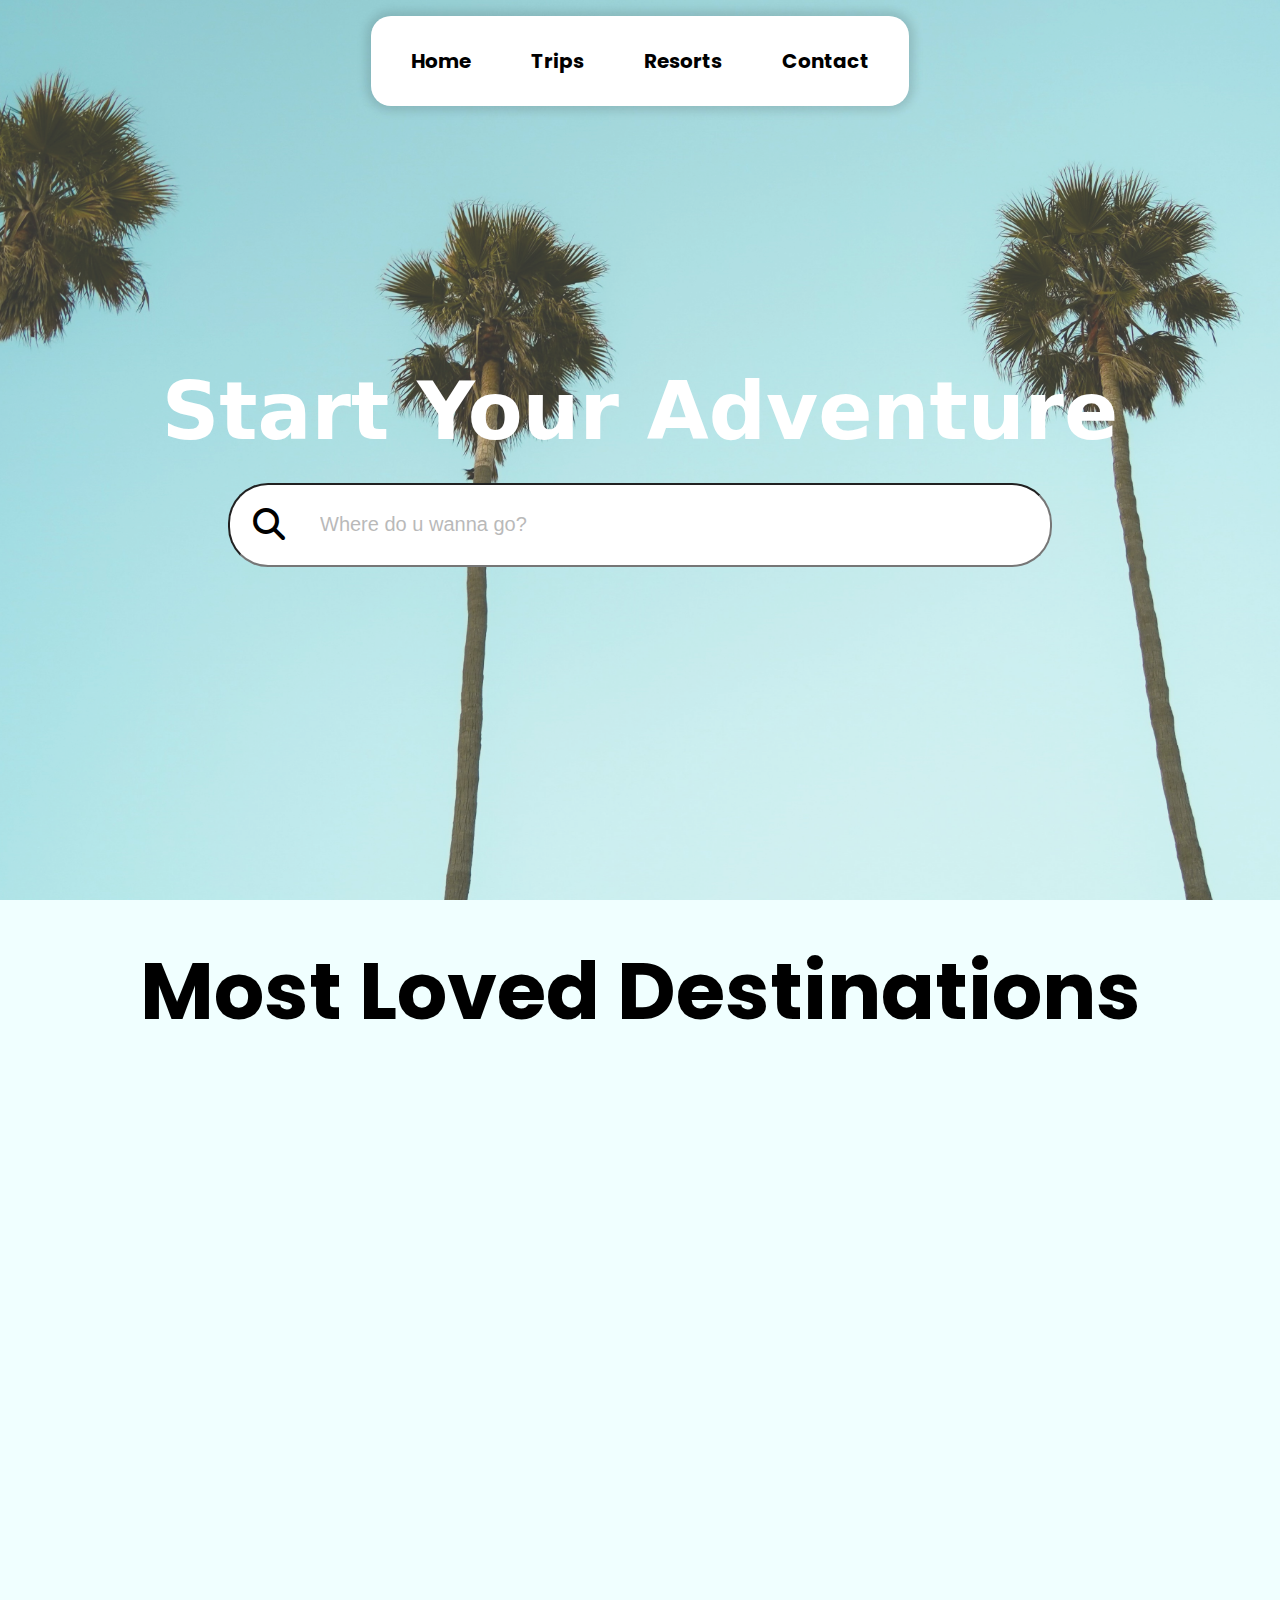
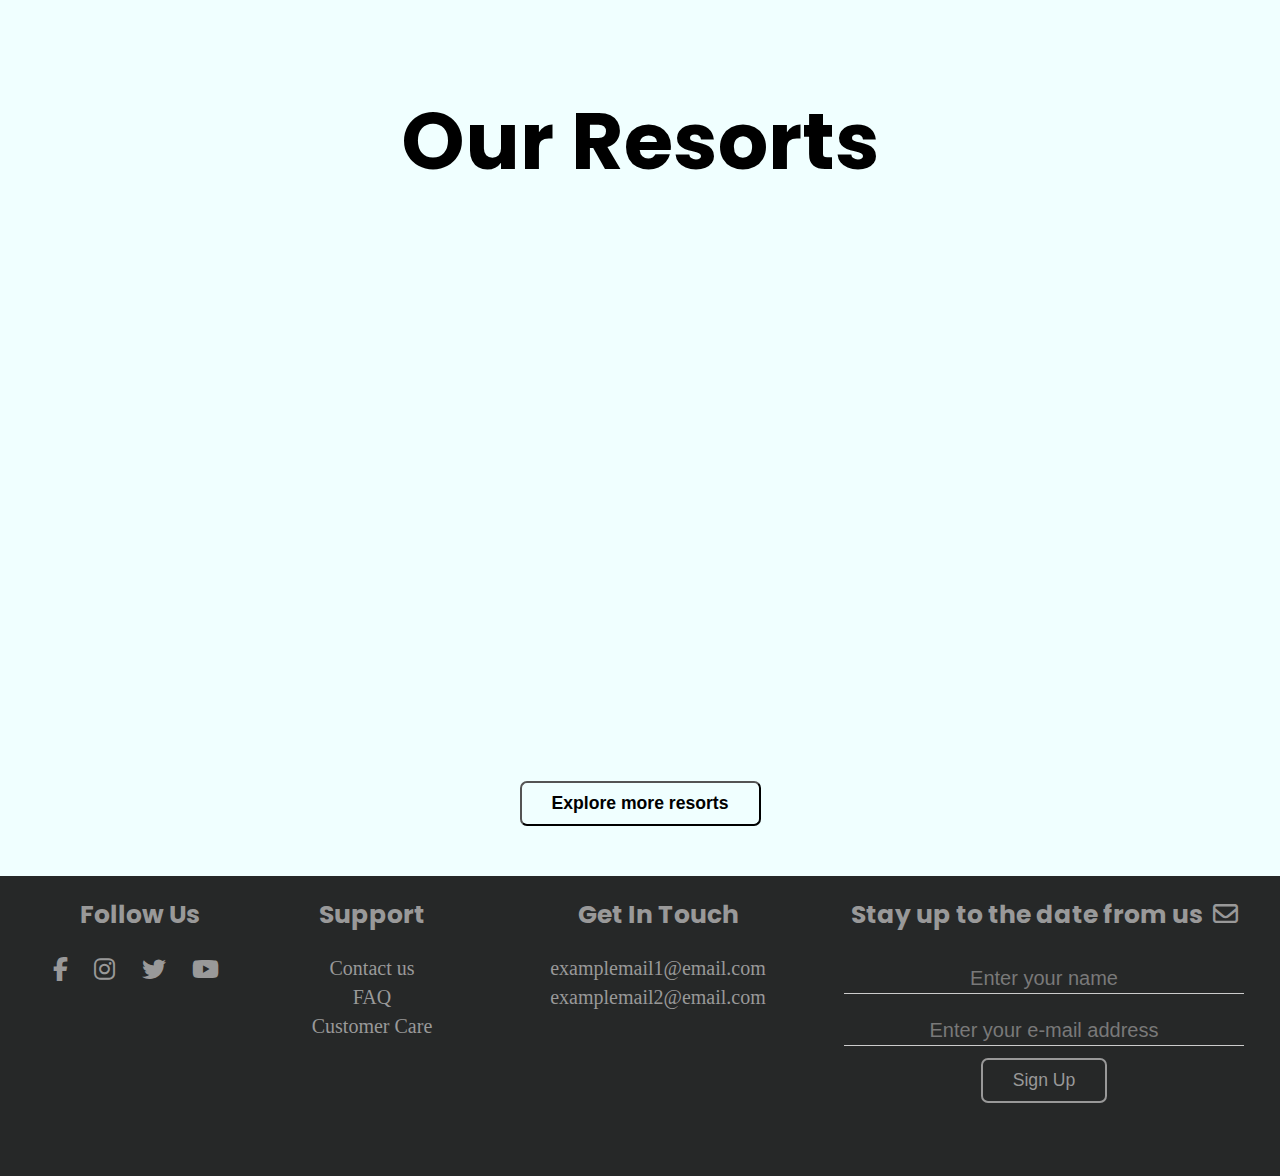
<file: index.html>
<!DOCTYPE html>
<html lang="en">

<head>
    <meta charset="UTF-8">
    <meta name="viewport" content="width=device-width, initial-scale=1.0">
    <title>Trip Planner</title>
    <link rel="preconnect" href="https://fonts.googleapis.com">
    <link rel="preconnect" href="https://fonts.gstatic.com" crossorigin>
    <link rel="icon" href="assets\favicon.ico">
    <link href="https://fonts.googleapis.com/css2?family=Poppins&display=swap" rel="stylesheet">
    <link rel="stylesheet" href="./css/navbar.css">
    <link rel="stylesheet" href="./css/location.css">
    <link rel="stylesheet" href="./css/things_to_do.css">
    <link rel="stylesheet" href="./css/home.css">
    <link rel="stylesheet" href="./css/footer.css">
    <link rel="stylesheet" href="./css/destinations.css">
    <link rel="stylesheet" href="./css/home_resorts.css">
    <link rel="stylesheet" media="screen and (max-width:1000px)" href="./css/phone.css">
    <link rel="stylesheet" href="https://cdnjs.cloudflare.com/ajax/libs/font-awesome/6.4.0/css/all.min.css">
    <script type="module" defer src="./javascript/items.js"></script>
    <script defer src="./javascript/scroll_animation.js"></script>
    <script type="module" defer src="./javascript/search.js"></script>
</head>

<body>
    <div id="hamburger-wrapper"></div>
    <div class="sign-up-btn-wrapper">
        <button class="sign-up-btn">SIGN-UP
        </button>
    </div>
    <div class="navbar_div">
        <nav id="navbar">
        </nav>
    </div>
    <section id="home">
        <h1 class="large bold"
            style="text-align: center; color: white;font-family: system-ui, -apple-system, BlinkMacSystemFont, 'Segoe UI', Roboto, Oxygen, Ubuntu, Cantarell, 'Open Sans', 'Helvetica Neue', sans-serif;">
            Start Your Adventure</h1>
        <br>
        <div id="searchbox">
            <span><i class="fa-solid fa-magnifying-glass icon"></i></span>
            <input id="search-input" type="text" placeholder="Where do u wanna go?">
            <div id="search-results">
            </div>
        </div>

    </section>
    <section id="destinations">
        <h1 class="large bold center" style="font-family: 'Poppins';">Most Loved Destinations</h1>


        <div id="destination_cards">
            <div class="card egypt_card left-card" onclick="location.href='./egypt.html'">
                <div class="card_img"><img src="./assets/egypt.jpg" alt="Egypt">
                </div>
                <div class="card_heading">Egypt</div>
                <div class="card_info">Egypt is the most populous country in the Arab world and the third-most-populous country in Africa, behind Nigeria and Ethiopia. Most of the country is desert, so about 95% of the population is concentrated in a narrow strip of fertile land along the Nile River, which represents only about 5% of Egypt's land area..</div>
            </div>
            <div class="card dubai_card mid-card" onclick="location.href='./dubai.html'">
                <div class="card_img"><img src="./assets/dubai.jpg" alt="Dubai"></div>
                <div class="card_heading">Dubai</div>
                <div class="card_info">Dubai is located on the eastern coast of the Arabian Peninsula in the southwest corner of the Arabian Gulf. Dubai is the second largest emirate in the United Arab Emirates (UAE) sharing borders with Abu Dhabi in the south, Sharjah in the northeast, and the Sultanate of Oman in the southeast.</div>
            </div>
            <div class="card france_card right-card" onclick="location.href='./france.html'">
                <div class="card_img"><img src="./assets/france.jpg" alt="France"></div>
                <div class="card_heading">France</div>
                <div class="card_info">France is one of the oldest nations on Earth and the most ethnically diverse country in Europe. These deep and broad influences have made France a world leader throughout history in nearly all aspects of culture, including cuisine, wine-making, politics, philosophy, music, art, film, fashion, literature, and sports.</div>
            </div>
        </div>
    </section>
    <section id="home_resorts">
        <h1 class="large bold center" style="font-family: 'Poppins'; ">Our Resorts</h1>
        <div class="home_resorts_cards">
            <div class="card left-card">
                <div class="card_img"><img src="./assets/dubai_resort2.jpg" alt=""></div>
                <div class="card_heading">Resort 1</div>
                <div class="card_sub_heading center">Dubai</div>
                <div class="card_info">Lorem ipsum dolor sit amet consectetur adipisicing elit. Sunt, officiis.
                    Consequuntur corrupti perspiciatis illo doloremque? Libero labore minima error esse.</div>
            </div>
            <div class="card mid-card">
                <div class="card_img"><img src="./assets/egypt_resort2.jpg" alt=""></div>
                <div class="card_heading ">Resort 2</div>
                <div class="card_sub_heading center">Egypt</div>
                <div class="card_info">Lorem ipsum dolor sit amet consectetur adipisicing elit. Sunt, officiis.
                    Consequuntur corrupti perspiciatis illo doloremque? Libero labore minima error esse.</div>
            </div>
            <div class="card right-card">
                <div class="card_img"><img src="./assets/france_resort1.jpg" alt=""></div>
                <div class="card_heading">Resort 3</div>
                <div class="card_sub_heading center">France</div>
                <div class="card_info">Lorem ipsum dolor sit amet consectetur adipisicing elit. Sunt, officiis.
                    Consequuntur corrupti perspiciatis illo doloremque? Libero labore minima error esse.</div>
            </div>
        </div>
        <button class="btn bold" onclick="location.href='./resorts.html'">Explore more resorts</button>
    </section>
</body>
<footer id="page-footer"></footer>


</html>
</file>
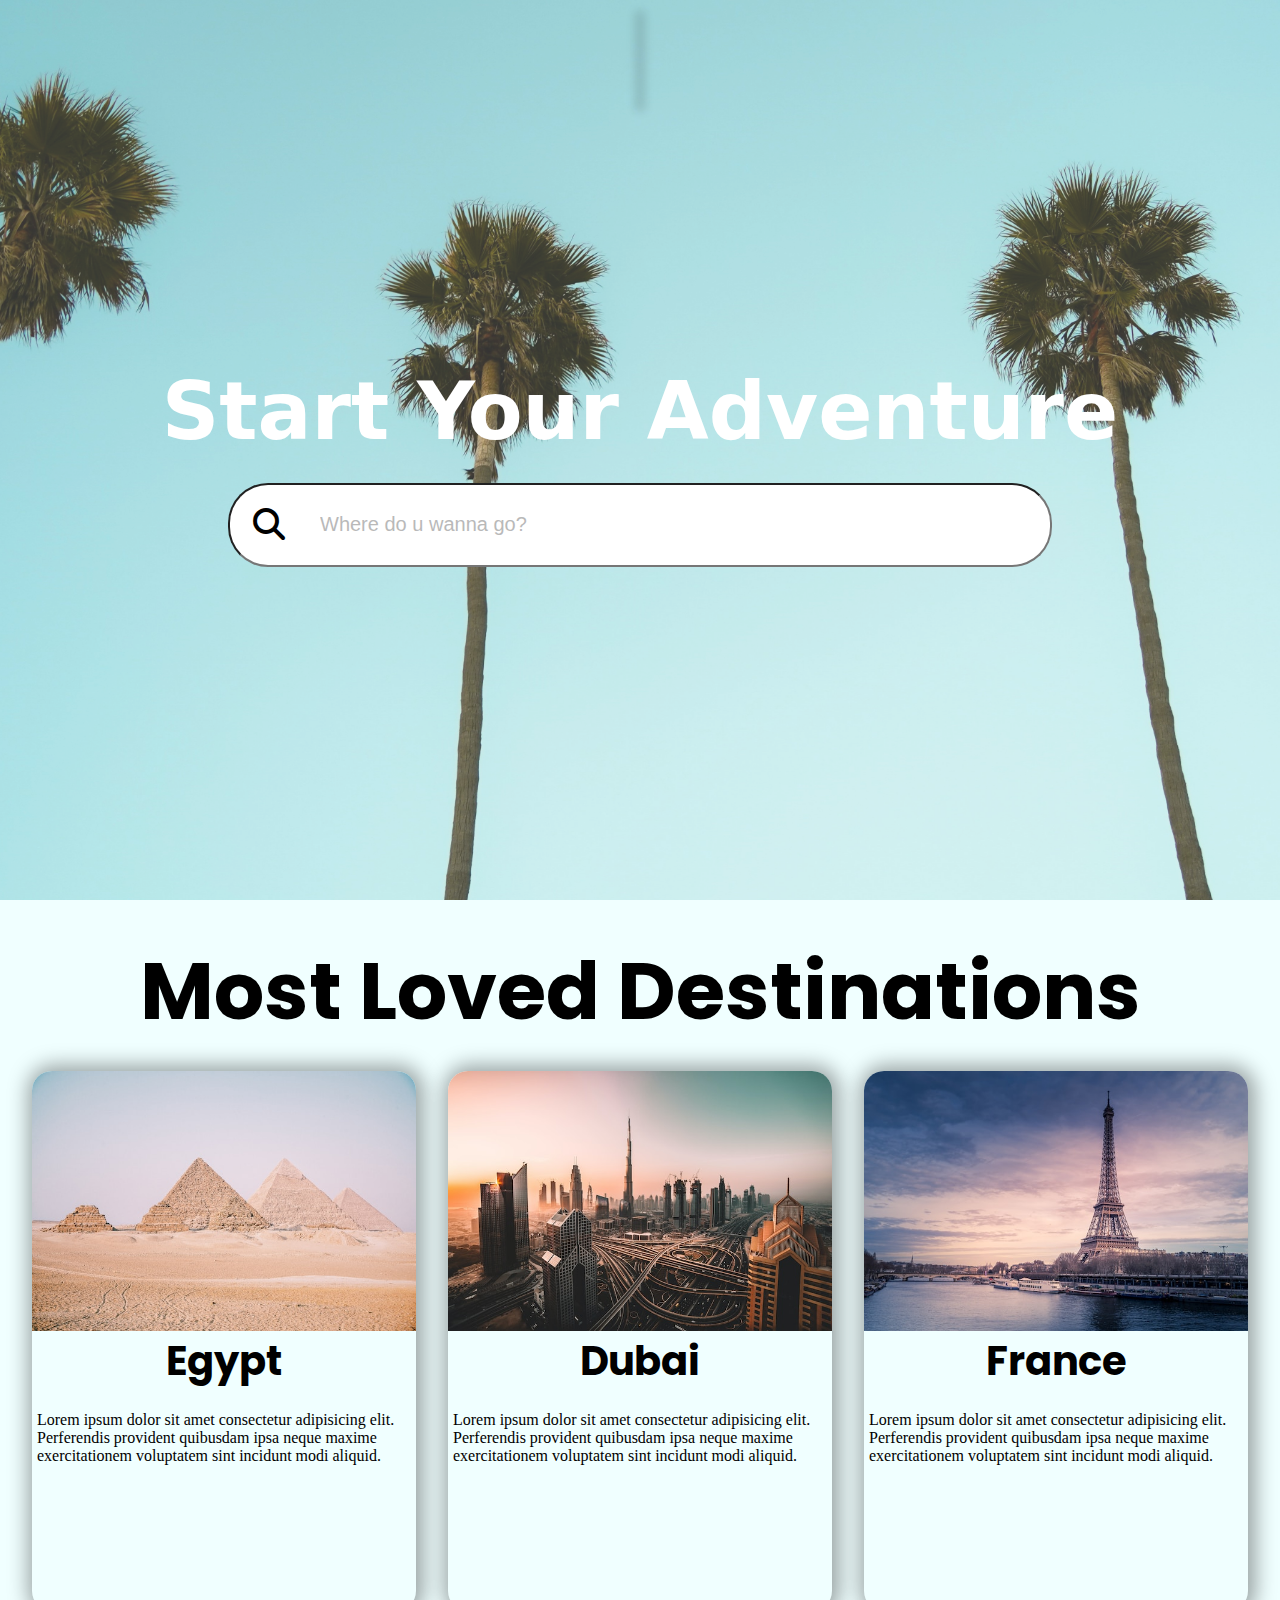
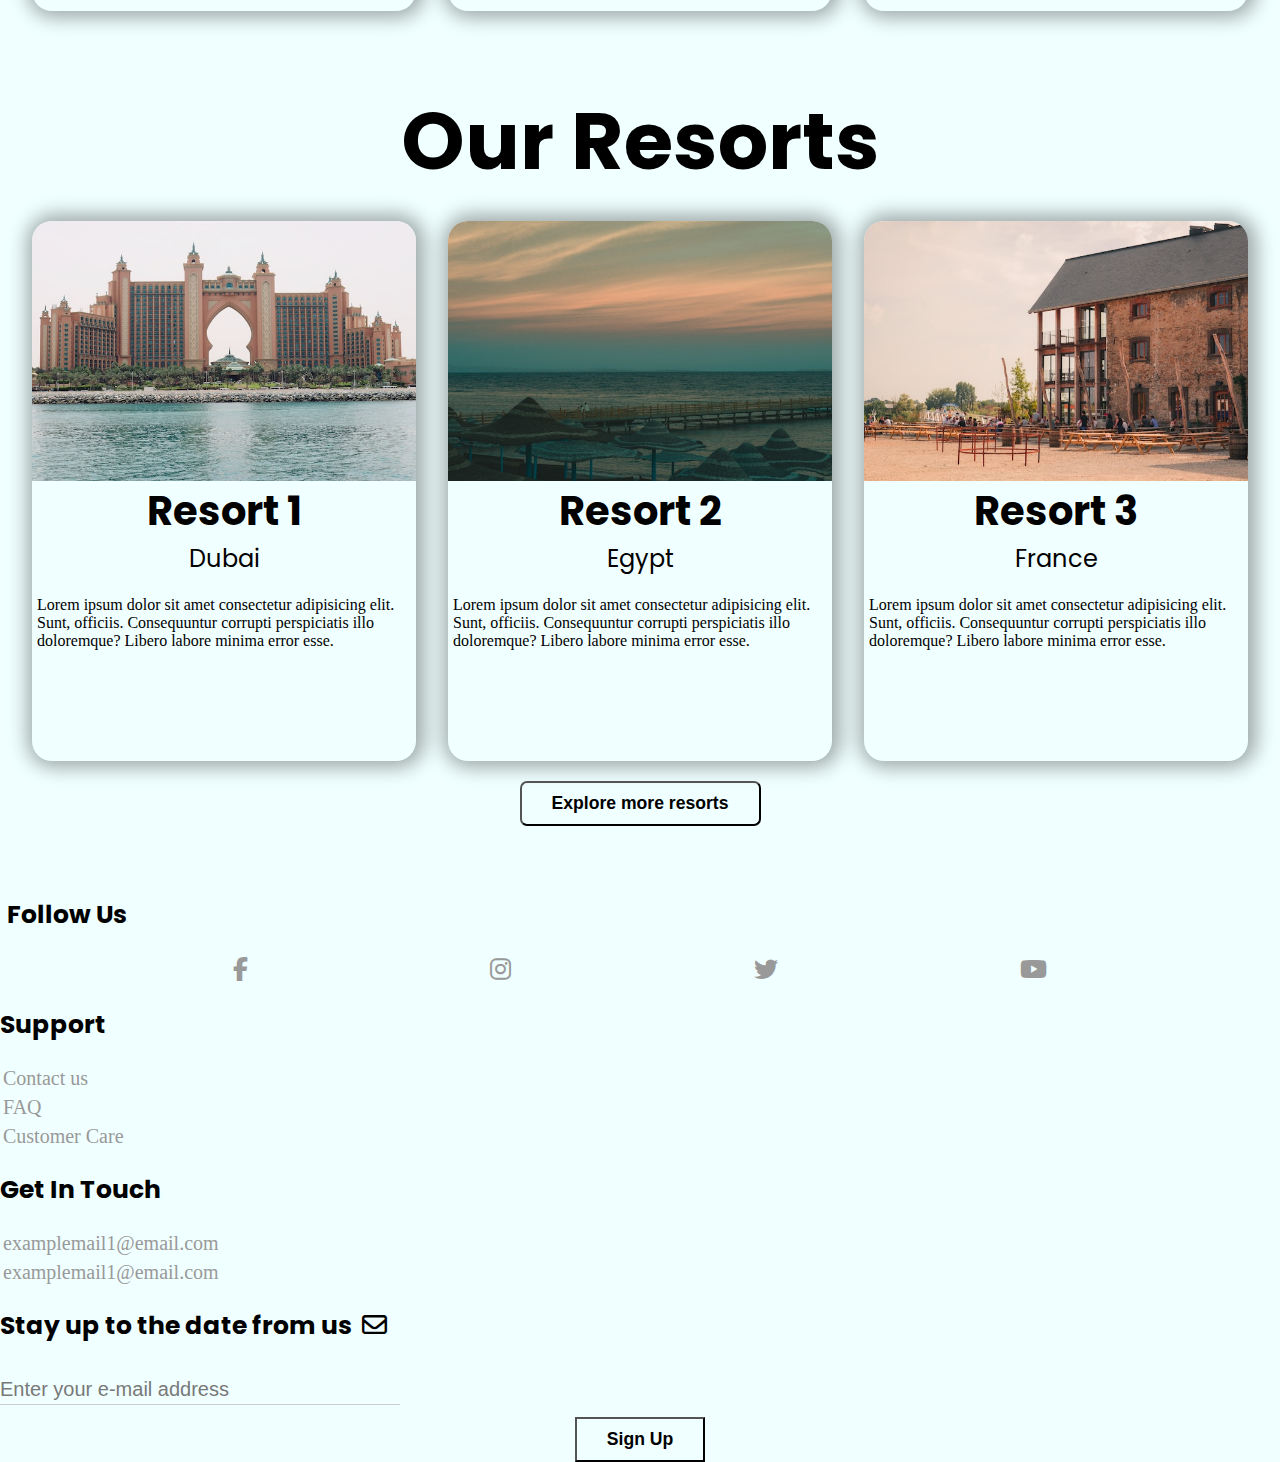
<file: html/index.html>
<!DOCTYPE html>
<html lang="en">

<head>
    <meta charset="UTF-8">
    <meta name="viewport" content="width=device-width, initial-scale=1.0">
    <title>Trip Manager</title>
    <link rel="preconnect" href="https://fonts.googleapis.com">
    <link rel="preconnect" href="https://fonts.gstatic.com" crossorigin>
    <link href="https://fonts.googleapis.com/css2?family=Poppins&display=swap" rel="stylesheet">
    <link rel="stylesheet" href="../css/navbar.css">
    <link rel="stylesheet" href="../css/home.css">
    <link rel="stylesheet" href="../css/footer.css">
    <link rel="stylesheet" href="../css/destinations.css">
    <link rel="stylesheet" href="https://cdnjs.cloudflare.com/ajax/libs/font-awesome/6.4.0/css/all.min.css">
    <link rel="stylesheet" href="../css/home_resorts.css">
</head>

<body bgcolor="">
    <div class="navbar_div">
        <nav id="navbar">
        </nav>
    </div>
    <section id="home">
        <h1 class="large bold"
            style="color: white;font-family: system-ui, -apple-system, BlinkMacSystemFont, 'Segoe UI', Roboto, Oxygen, Ubuntu, Cantarell, 'Open Sans', 'Helvetica Neue', sans-serif;">
            Start Your Adventure</h1>
        <br>
        <div id="searchbox">
            <span><i class="fa-solid fa-magnifying-glass icon"></i></span>
            <input type="text" placeholder="Where do u wanna go?">
        </div>

    </section>
    <section id="destinations">
        <h1 class="large bold center" style="font-family: 'Poppins';">Most Loved Destinations</h1>


        <div id="destination_cards">
            <div class="card egypt_card">
                <div class="card_img" onclick="location.href='./egypt.html'"><img src="../assets/egypt.jpg" alt="Egypt">
                </div>
                <div class="card_heading">Egypt</div>
                <div class="card_info">Lorem ipsum dolor sit amet consectetur adipisicing elit. Perferendis provident
                    quibusdam ipsa neque maxime exercitationem voluptatem sint incidunt modi aliquid.</div>
            </div>
            <div class="card dubai_card" onclick="location.href='./dubai.html'">
                <div class="card_img"><img src="../assets/dubai.jpg" alt="Dubai"></div>
                <div class="card_heading">Dubai</div>
                <div class="card_info">Lorem ipsum dolor sit amet consectetur adipisicing elit. Perferendis provident
                    quibusdam ipsa neque maxime exercitationem voluptatem sint incidunt modi aliquid.</div>
            </div>
            <div class="card france_card" onclick="location.href='./france.html'">
                <div class="card_img"><img src="../assets/france.jpg" alt="France"></div>
                <div class="card_heading">France</div>
                <div class="card_info">Lorem ipsum dolor sit amet consectetur adipisicing elit. Perferendis provident
                    quibusdam ipsa neque maxime exercitationem voluptatem sint incidunt modi aliquid.</div>
            </div>
        </div>
    </section>
    <section id="home_resorts">
        <h1 class="large bold center" style="font-family: 'Poppins'; ">Our Resorts</h1>
        <div class="home_resorts_cards">
            <div class="card">
                <div class="card_img"><img src="../assets/dubai_resort2.jpg" alt=""></div>
                <div class="card_heading">Resort 1</div>
                <div class="card_sub_heading center">Dubai</div>
                <div class="card_info">Lorem ipsum dolor sit amet consectetur adipisicing elit. Sunt, officiis.
                    Consequuntur corrupti perspiciatis illo doloremque? Libero labore minima error esse.</div>
            </div>
            <div class="card">
                <div class="card_img"><img src="../assets/egypt_resort2.jpg" alt=""></div>
                <div class="card_heading ">Resort 2</div>
                <div class="card_sub_heading center">Egypt</div>
                <div class="card_info">Lorem ipsum dolor sit amet consectetur adipisicing elit. Sunt, officiis.
                    Consequuntur corrupti perspiciatis illo doloremque? Libero labore minima error esse.</div>
            </div>
            <div class="card">
                <div class="card_img"><img src="../assets/france_resort1.jpg" alt=""></div>
                <div class="card_heading">Resort 3</div>
                <div class="card_sub_heading center">France</div>
                <div class="card_info">Lorem ipsum dolor sit amet consectetur adipisicing elit. Sunt, officiis.
                    Consequuntur corrupti perspiciatis illo doloremque? Libero labore minima error esse.</div>
            </div>
        </div>
        <button class="btn bold" onclick="location.href='./resorts.html'">Explore more resorts</button>
    </section>
    <script src="../javascript/items.js"></script>
</body>
<footer class="page-footer">
    <div class="wrapper-social-media-links" style="min-width: 200px;">
        <h6 class="footer-heading bold" style="margin-left: 7px;">Follow Us</h6>
    <div class="social-media-links">
            <a href="" class="footer-link"><i class="fa-brands fa-facebook-f social-media-icon"></i> </a>
            <a href="" class="footer-link"><i class="fa-brands fa-instagram social-media-icon"></i></a>
            <a href="" class="footer-link"><i class="fa-brands fa-twitter social-media-icon"></i></a>
            <a href="" class="footer-link"><i class="fa-brands fa-youtube social-media-icon"></i></a>
        </div>
    </div>
    <div class="support"style="min-width: 200px;">
        <h6 class="footer-heading bold">Support</h6>
        <ul class="footer-list">
            <a href="" class="footer-link">
                <li class="footer-list-items">Contact us</li>
            </a>
            <a href="" class="footer-link">
                <li class="footer-list-items">FAQ</li>
            </a>
            <a href="" class="footer-link">
                <li class="footer-list-items">Customer Care</li>
            </a>
        </ul>
    </div>
    <div class="get-in-touch"style="min-width: 300px;">
        <h6 class="footer-heading bold">Get In Touch</h6>
        <ul class="footer-list">
            <a href="" class="footer-link">
                <li class="footer-list-items">examplemail1@email.com</li>
            </a>
            <a href="" class="footer-link">
                <li class="footer-list-items">examplemail1@email.com</li>
            </a>
        </ul>
    </div>
    <div class="signup"style="min-width: 400px;">
        <h6 class="footer-heading bold">Stay up to the date from us &nbsp<span><i
                    class="fa-sharp fa-regular fa-envelope"></i></span></h6>
        <input class="footer-email-input" type="text" name="email" id="email" placeholder="Enter your e-mail address">
        <span class="animated-underline"></span>
        <button class="btn bold no-border">Sign Up</button>
    </div>
</footer>
<!-- <div class="space"><h1></h1></div> -->

</html>
</file>
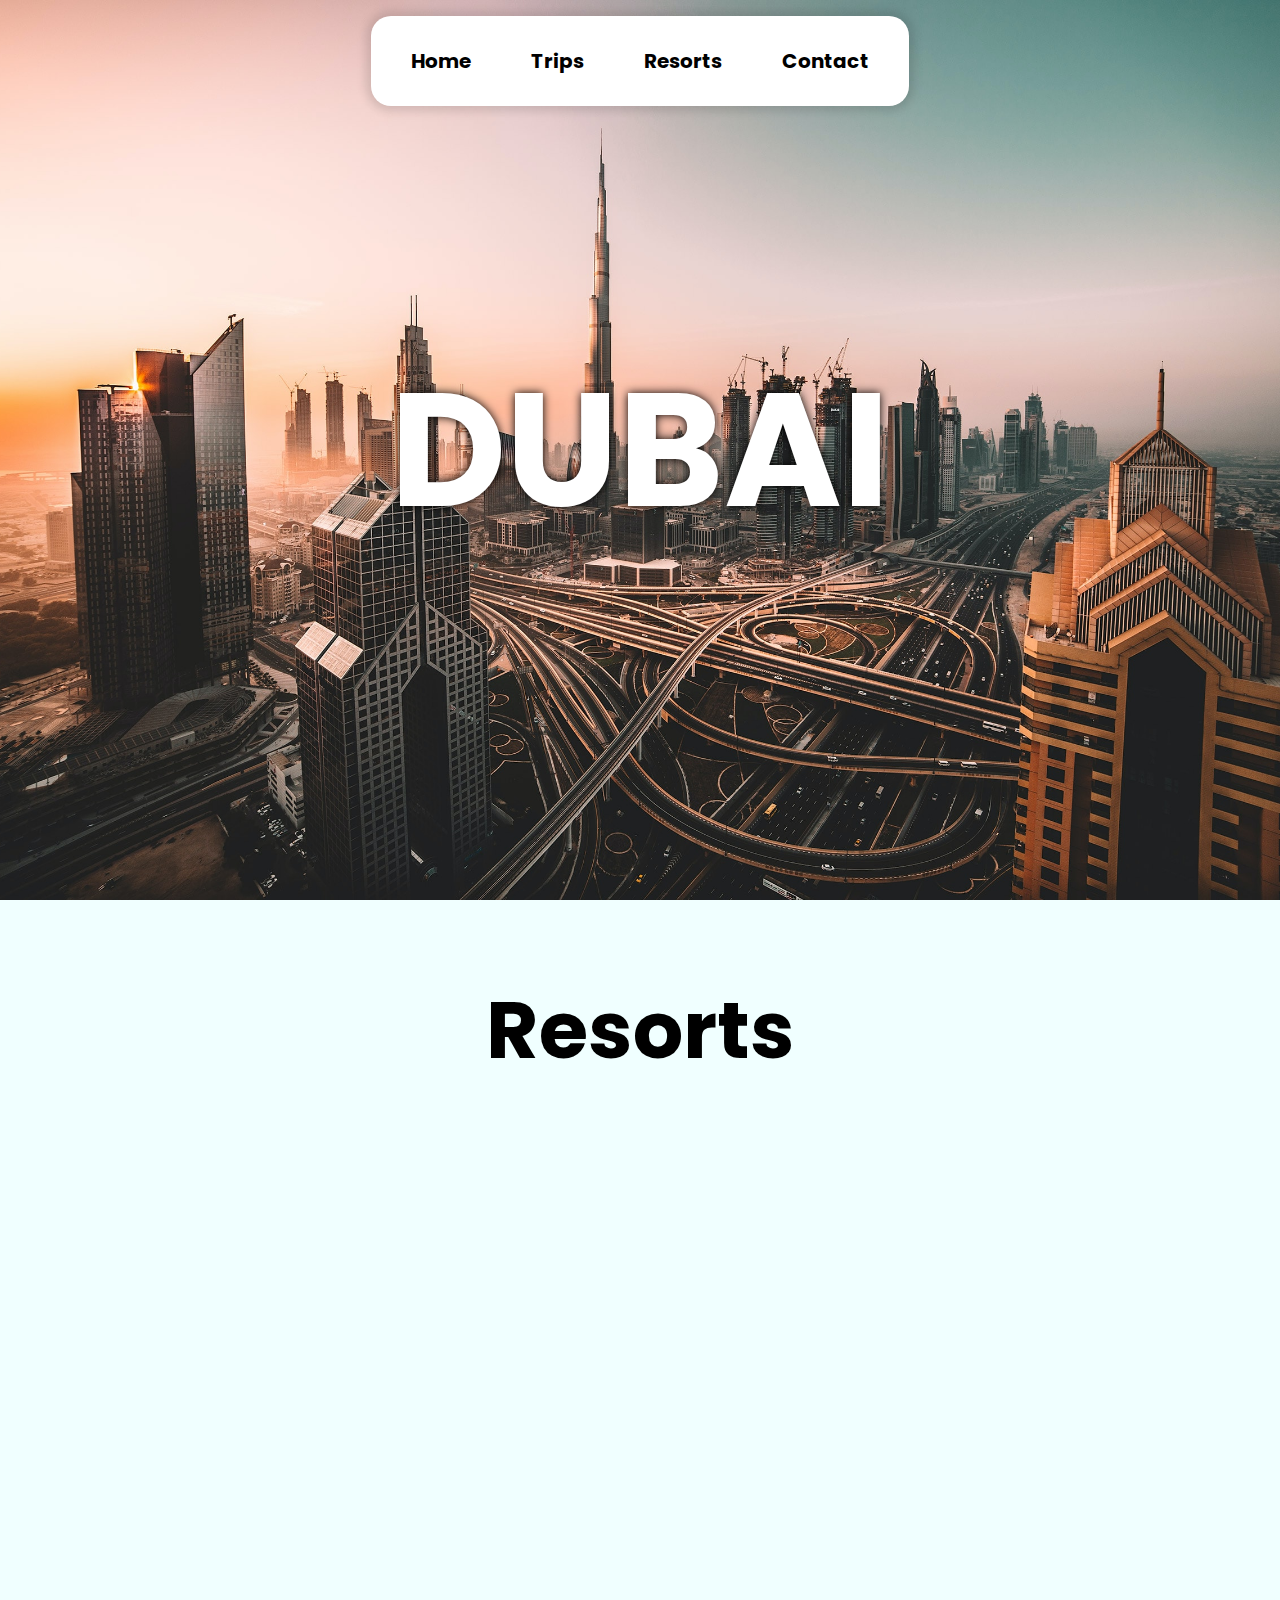
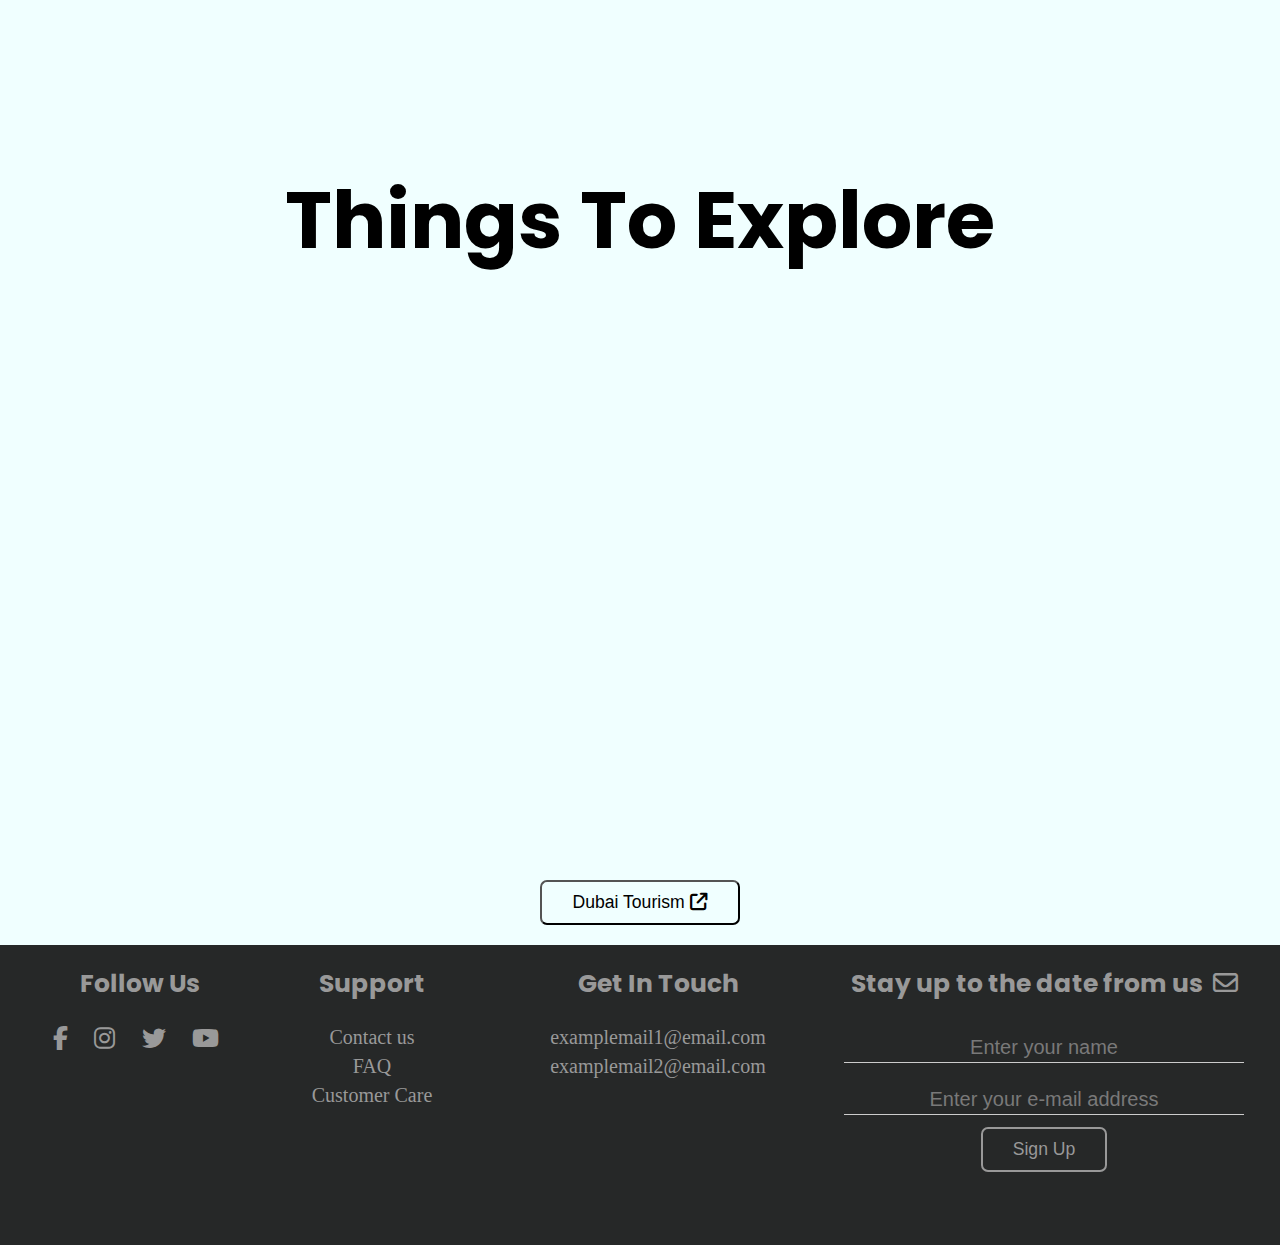
<file: dubai.html>
<!DOCTYPE html>
<html lang="en">

<head>
    <meta charset="UTF-8">
    <meta name="viewport" content="width=device-width, initial-scale=1.0">
    <title>Dubai</title>
    <link rel="preconnect" href="https://fonts.googleapis.com">
    <link rel="preconnect" href="https://fonts.gstatic.com" crossorigin>
    <link href="https://fonts.googleapis.com/css2?family=Poppins&display=swap" rel="stylesheet">
    <link rel="stylesheet" href="./css/navbar.css">
    <link rel="stylesheet" href="./css/location.css">
    <link rel="stylesheet" href="./css/things_to_do.css">
    <link rel="stylesheet" href="./css/home.css">
    <link rel="stylesheet" href="./css/footer.css">
    <link rel="stylesheet" href="./css/destinations.css">
    <link rel="stylesheet" href="./css/home_resorts.css">
    <link rel="stylesheet" media="screen and (max-width:1000px)" href="./css/phone.css">
    <link rel="stylesheet" href="https://cdnjs.cloudflare.com/ajax/libs/font-awesome/6.4.0/css/all.min.css">
    <script type="module" defer src="./javascript/items.js"></script>
    <script defer src="./javascript/scroll_animation.js"></script>
    <style>
        #location_home::before {
            background: url("./assets/dubai_high_res.jpg") no-repeat center center/cover;
        }
    </style>
</head>

<body>
    <div id="hamburger-wrapper"></div>
    <div class="navbar_div">
        <nav id="navbar">
        </nav>
    </div>
    <section id="location_home">

        <h1 class="bold" style="color: white; font-family: 'Poppins';">DUBAI</h1>

    </section>
    <section class="Resorts">
        <h1 class="large bold center" style="font-family: Poppins;">Resorts</h1>
        <div class="resorts_cards">
            <div class="card left-card">
                <div class="class_img"><img src="./assets/dubai_resort1.jpg" alt=""></div>
                <div class="card_heading">
                    Resort 1
                </div>
                <div class="card_info">Lorem, ipsum dolor sit amet consectetur adipisicing elit. Veniam officiis ut
                    commodi quidem ratione cupiditate magni beatae repellendus. Explicabo, in!</div>
            </div>
            <div class="card mid-card">
                <div class="class_img"><img src="./assets/dubai_resort2.jpg" alt=""></div>
                <div class="card_heading">
                    Resort 2
                </div>
                <div class="card_info">Lorem, ipsum dolor sit amet consectetur adipisicing elit. Veniam officiis ut
                    commodi quidem ratione cupiditate magni beatae repellendus. Explicabo, in!</div>
            </div>
            <div class="card right-card">
                <div class="class_img"><img src="./assets/dubai_resort3.jpg" alt=""></div>
                <div class="card_heading">
                    Resort 3
                </div>
                <div class="card_info">Lorem, ipsum dolor sit amet consectetur adipisicing elit. Veniam officiis ut
                    commodi quidem ratione cupiditate magni beatae repellendus. Explicabo, in!</div>
            </div>
        </div>
    </section>
    <section id="things-to-do">
        <h1 class="large bold center" style="font-family: 'Poppins';">Things To Explore</h1>
        <div class="things-to-do-cards">
            <div class="card left-card" onclick="location.href='https://www.burjkhalifa.ae/en/'">
                <div class="class_img"><img src="./assets/burj_khalifa.jpg" alt=""></div>
                <div class="card_heading">
                    Burj Khalifa
                </div>
                <div class="card_info">Lorem, ipsum dolor sit amet consectetur adipisicing elit. Impedit minima incidunt
                    omnis commodi magni! Pariatur rem ex laborum error non?</div>
            </div>
            <div class="card mid-card" onclick="location.href='https://museumofthefuture.ae/en'">
                <div class="class_img"><img src="./assets/museum_of_future.jpg" alt=""></div>
                <div class="card_heading">
                    Museum Of Future
                </div>
                <div class="card_info">Lorem, ipsum dolor sit amet consectetur adipisicing elit. Impedit minima incidunt
                    omnis commodi magni! Pariatur rem ex laborum error non?</div>
            </div>
            <div class="card right-card" onclick="location.href='http://www.desertsafaridubai.com/'">
                <div class="class_img"><img src="./assets/desert_safari.jpg" alt=""></div>
                <div class="card_heading">
                    Desert Safari
                </div>
                <div class="card_info">Lorem, ipsum dolor sit amet consectetur adipisicing elit. Impedit minima incidunt
                    omnis commodi magni! Pariatur rem ex laborum error non?</div>
            </div>
        </div>
        <button class="btn" onclick="location.href='https://www.visitdubai.com/en/'">Dubai Tourism <span><i
                    class="fa-solid fa-arrow-up-right-from-square"></i></span></button>
    </section>
</body>
<footer id="page-footer"></footer>

</html>
</file>
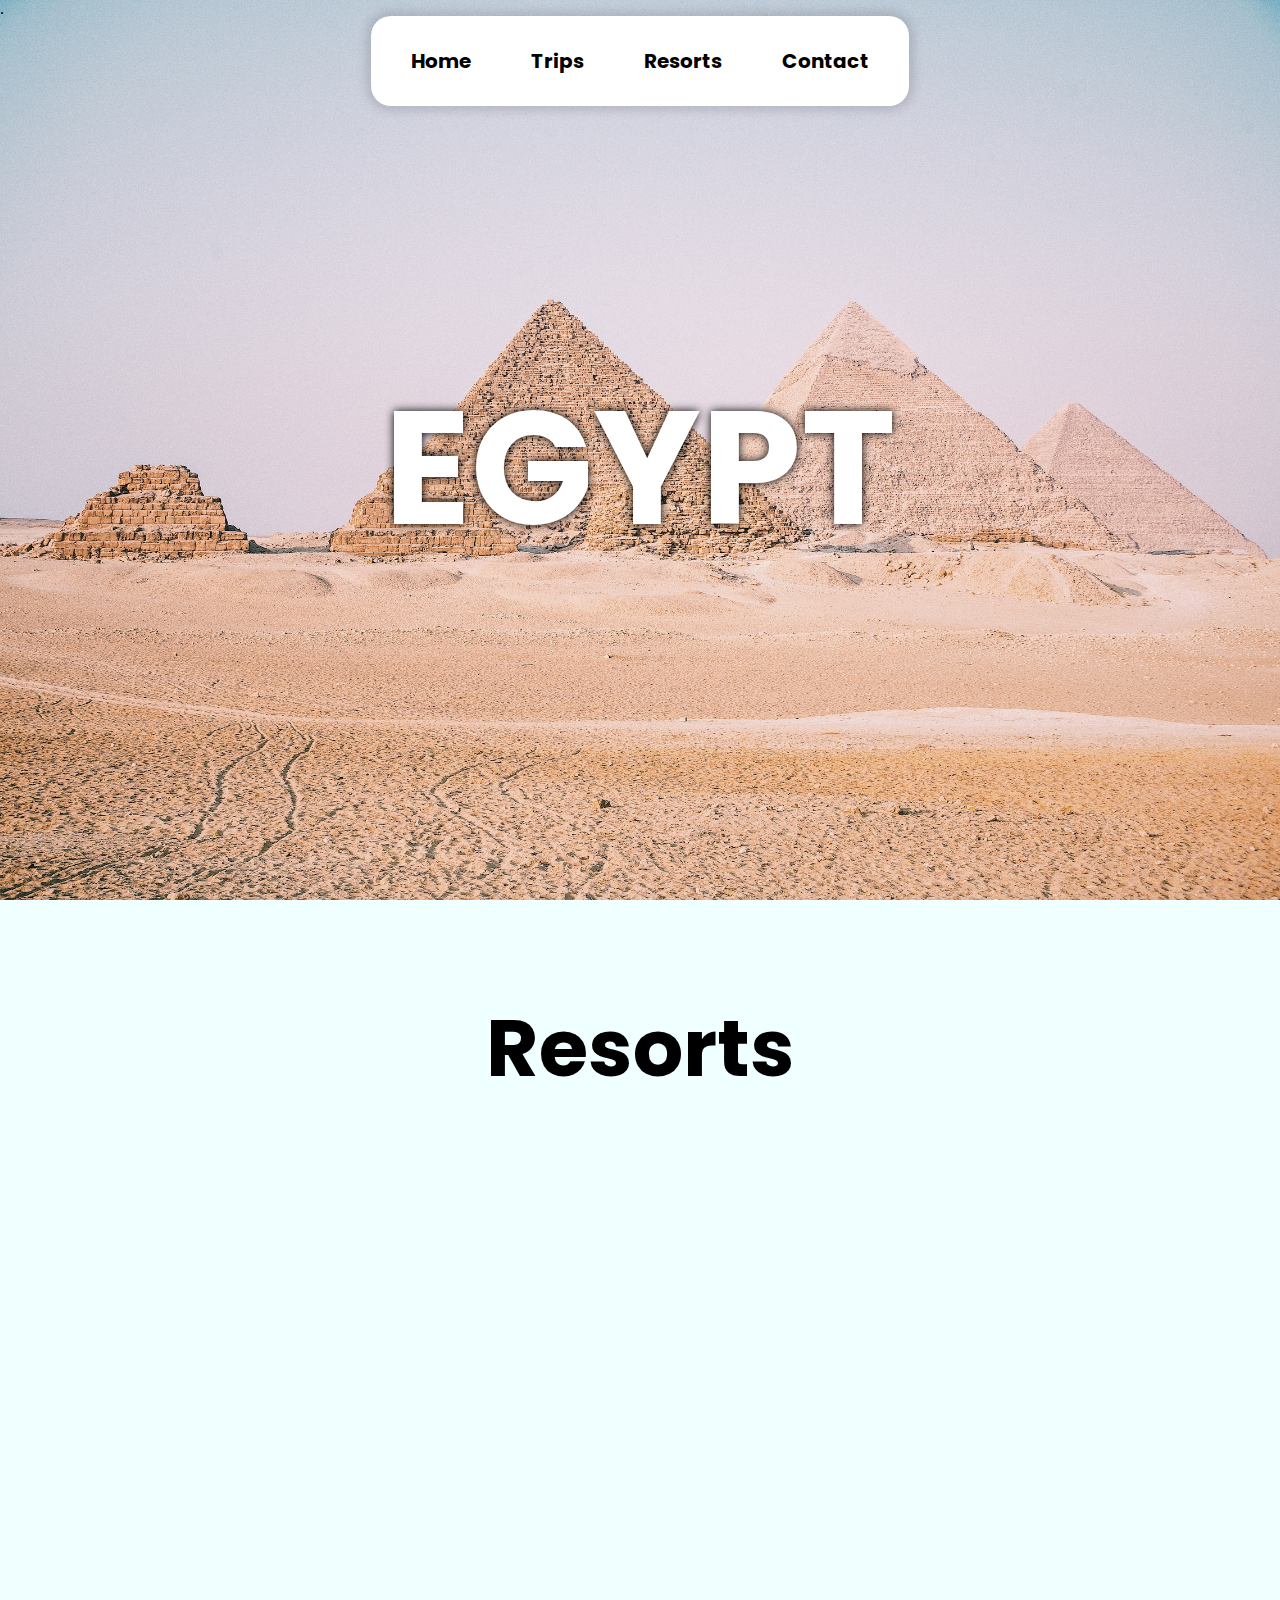
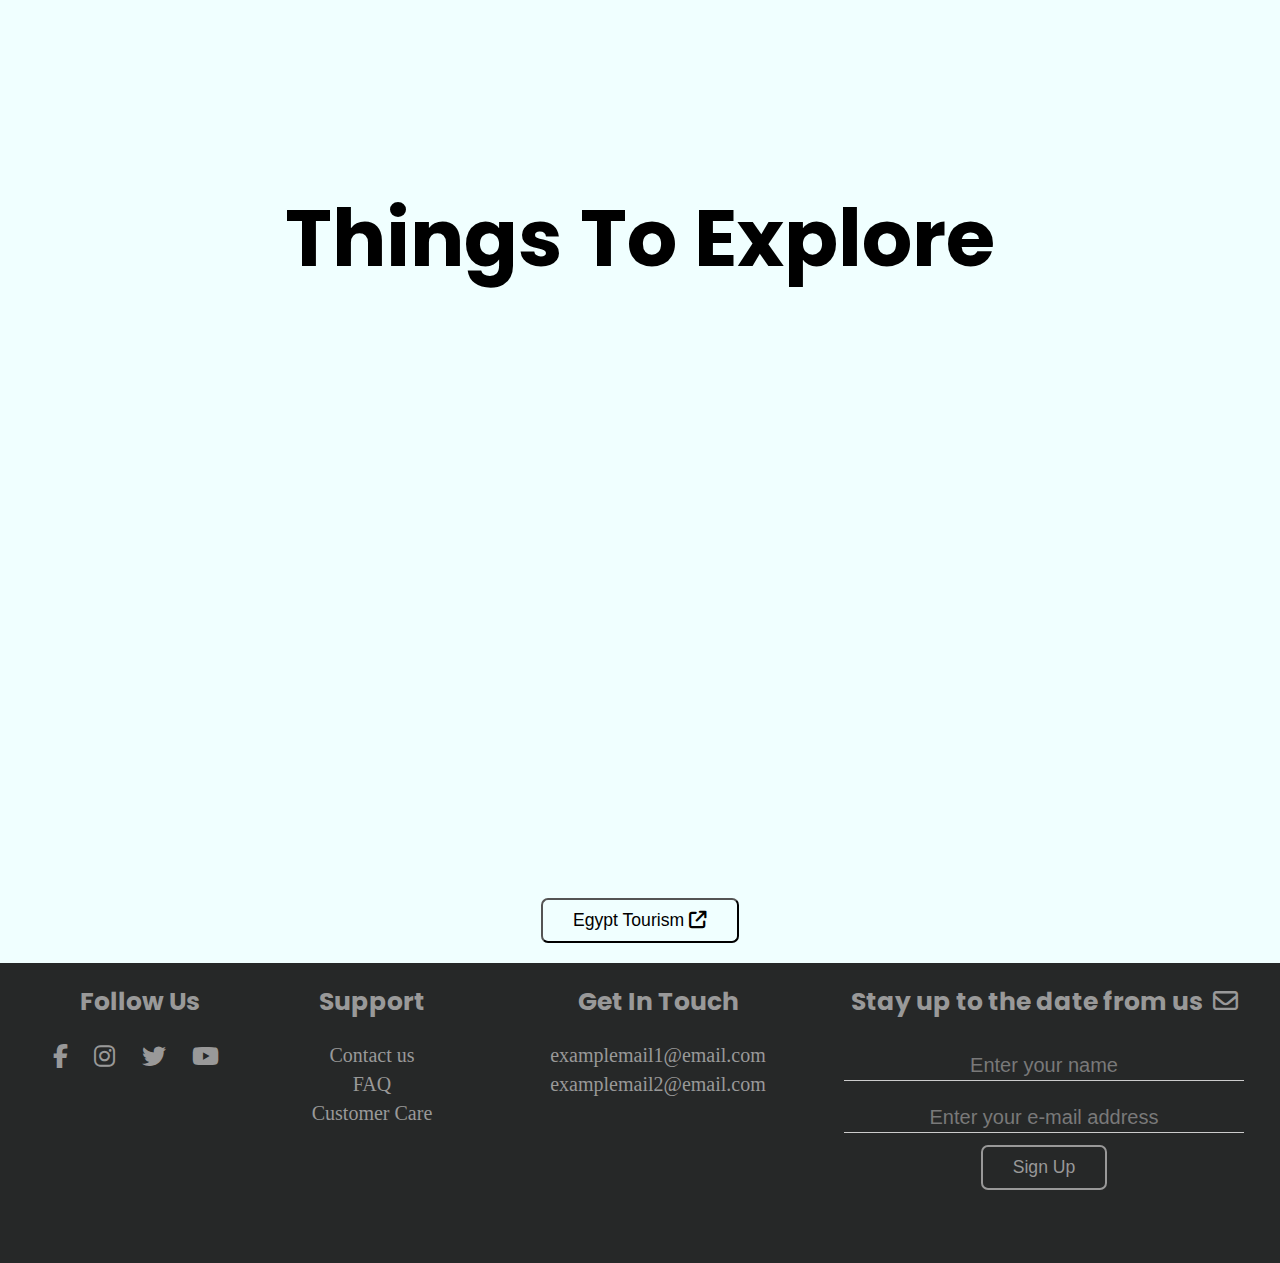
<file: egypt.html>
<!DOCTYPE html>
<html lang="en">

<head>
    <meta charset="UTF-8">
    <meta name="viewport" content="width=device-width, initial-scale=1.0">
    <title>Egypt</title>
    <link rel="preconnect" href="https://fonts.googleapis.com">
    <link rel="preconnect" href="https://fonts.gstatic.com" crossorigin>
    <link href="https://fonts.googleapis.com/css2?family=Poppins&display=swap" rel="stylesheet">
    <link rel="stylesheet" href="./css/navbar.css">
    <link rel="stylesheet" href="./css/location.css">
    <link rel="stylesheet" href="./css/things_to_do.css">
    <link rel="stylesheet" href="./css/home.css">
    <link rel="stylesheet" href="./css/footer.css">
    <link rel="stylesheet" href="./css/destinations.css">
    <link rel="stylesheet" href="./css/home_resorts.css">
    <link rel="stylesheet" media="screen and (max-width:1000px)" href="./css/phone.css">.
    <link rel="stylesheet" href="https://cdnjs.cloudflare.com/ajax/libs/font-awesome/6.4.0/css/all.min.css">
    <script type="module" defer src="./javascript/items.js"></script>
    <script defer src="./javascript/scroll_animation.js"></script>
    <style>
        #location_home::before {
            background: url("./assets/egypt_high_res.jpg") no-repeat center center/cover;
        }
    </style>
</head>

<body>
    <div id="hamburger-wrapper"></div>
    <div class="navbar_div">
        <nav id="navbar">
        </nav>
    </div>
    <section id="location_home">

        <h1 class="bold" style="color: white; font-family: 'Poppins';">EGYPT</h1>

    </section>
    <section class="Resorts">
        <h1 class="large bold center" style="font-family: Poppins;">Resorts</h1>
        <div class="resorts_cards">
            <div class="card left-card">
                <div class="class_img"><img src="./assets/egypt_resort1.jpg" alt=""></div>
                <div class="card_heading">
                    Resort 1
                </div>
                <div class="card_info">Lorem, ipsum dolor sit amet consectetur adipisicing elit. Veniam officiis ut
                    commodi quidem ratione cupiditate magni beatae repellendus. Explicabo, in!</div>
            </div>
            <div class="card mid-card">
                <div class="class_img"><img src="./assets/egypt_resort2.jpg" alt=""></div>
                <div class="card_heading">
                    Resort 2
                </div>
                <div class="card_info">Lorem, ipsum dolor sit amet consectetur adipisicing elit. Veniam officiis ut
                    commodi quidem ratione cupiditate magni beatae repellendus. Explicabo, in!</div>
            </div>
            <div class="card right-card">
                <div class="class_img"><img src="./assets/egypt_resort3.jpg" alt=""></div>
                <div class="card_heading">
                    Resort 2
                </div>
                <div class="card_info">Lorem, ipsum dolor sit amet consectetur adipisicing elit. Veniam officiis ut
                    commodi quidem ratione cupiditate magni beatae repellendus. Explicabo, in!</div>
            </div>
        </div>
    </section>
    <section id="things-to-do">
        <h1 class="large bold center" style="font-family: 'Poppins';">Things To Explore</h1>
        <div class="things-to-do-cards">
            <div class="card left-card" onclick="location.href='https://www.pyramid-of-giza.com/'">
                <div class="class_img"><img src="./assets/pyramid_of_giza.jpg" alt=""></div>
                <div class="card_heading">
                    Pyramid Of Giza
                </div>
                <div class="card_info">Lorem, ipsum dolor sit amet consectetur adipisicing elit. Impedit minima incidunt
                    omnis commodi magni! Pariatur rem ex laborum error non?</div>
            </div>
            <div class="card mid-card" onclick="location.href='https://www.dive-hurghada.com/'">
                <div class="class_img"><img src="./assets/scuba_diving.jpg" alt=""></div>
                <div class="card_heading">
                    Scuba Diving
                </div>
                <div class="card_info">Lorem, ipsum dolor sit amet consectetur adipisicing elit. Impedit minima incidunt
                    omnis commodi magni! Pariatur rem ex laborum error non?</div>
            </div>
            <div class="card right-card" onclick="location.href='https://egypt.travel/en/attractions/cairo-tower'">
                <div class="class_img"><img src="./assets/cairo_tower.jpg" alt=""></div>
                <div class="card_heading">
                    Cairo Tower
                </div>
                <div class="card_info">Lorem, ipsum dolor sit amet consectetur adipisicing elit. Impedit minima incidunt
                    omnis commodi magni! Pariatur rem ex laborum error non?</div>
            </div>
        </div>
        <button class="btn" onclick="location.href='https://www.egypt.travel'">Egypt Tourism <span><i
                    class="fa-solid fa-arrow-up-right-from-square"></i></span></button>
    </section>
</body>
<footer id="page-footer"></footer>

</html>
</file>
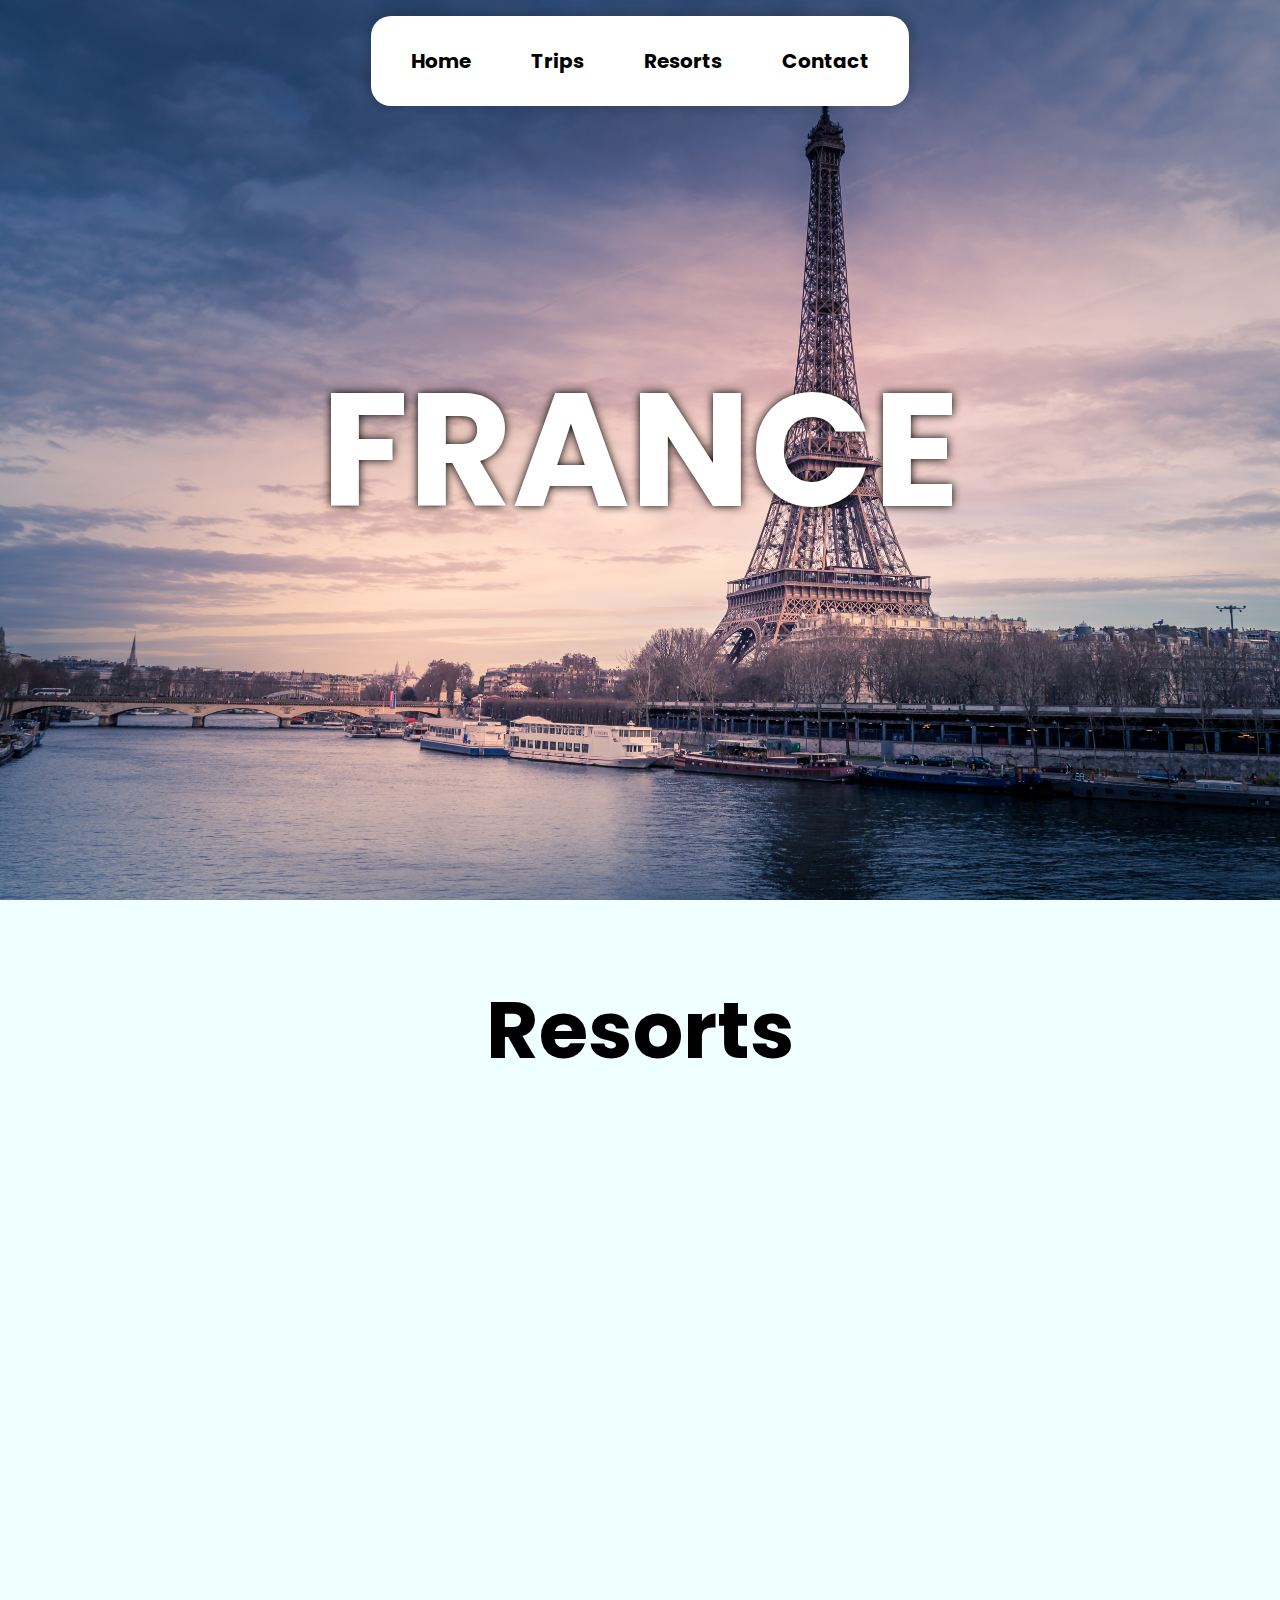
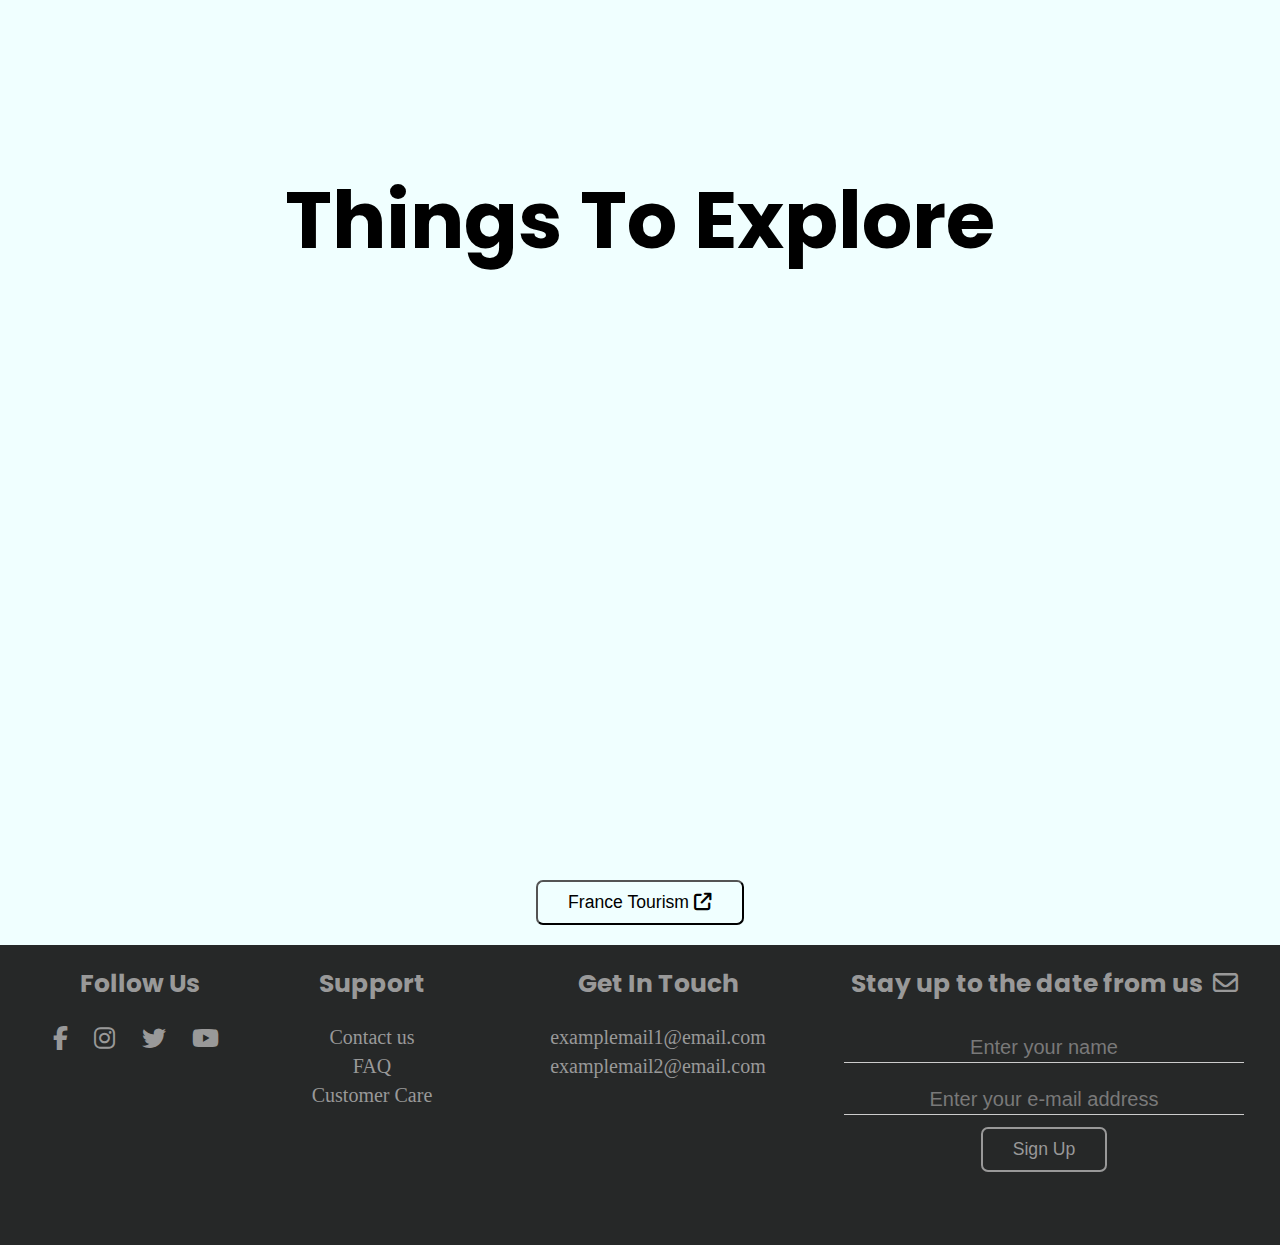
<file: france.html>
<!DOCTYPE html>
<html lang="en">

<head>
    <meta charset="UTF-8">
    <meta name="viewport" content="width=device-width, initial-scale=1.0">
    <title>France</title>
    <link rel="preconnect" href="https://fonts.googleapis.com">
    <link rel="preconnect" href="https://fonts.gstatic.com" crossorigin>
    <link href="https://fonts.googleapis.com/css2?family=Poppins&display=swap" rel="stylesheet">
    <link rel="stylesheet" href="./css/navbar.css">
    <link rel="stylesheet" href="./css/location.css">
    <link rel="stylesheet" href="./css/things_to_do.css">
    <link rel="stylesheet" href="./css/home.css">
    <link rel="stylesheet" href="./css/footer.css">
    <link rel="stylesheet" href="./css/destinations.css">
    <link rel="stylesheet" href="./css/home_resorts.css">
    <link rel="stylesheet" media="screen and (max-width:1000px)" href="./css/phone.css">
    <link rel="stylesheet" href="https://cdnjs.cloudflare.com/ajax/libs/font-awesome/6.4.0/css/all.min.css">
    <script type="module" defer src="./javascript/items.js"></script>
    <script defer src="./javascript/scroll_animation.js"></script>
    <style>
        #location_home::before {
            background: url("./assets/france_high_res.jpg") no-repeat center center/cover;
        }
    </style>
</head>

<body>
    <div id="hamburger-wrapper"></div>
    <div class="navbar_div">
        <nav id="navbar">
        </nav>
    </div>
    <section id="location_home">

        <h1 class="bold" style="color: white; font-family: 'Poppins';">FRANCE</h1>

    </section>
    <section class="Resorts">
        <h1 class="large bold center" style="font-family: Poppins;">Resorts</h1>
        <div class="resorts_cards">
            <div class="card left-card">
                <div class="class_img"><img src="./assets/france_resort1.jpg" alt=""></div>
                <div class="card_heading">
                    Resort 1
                </div>
                <div class="card_info">Lorem, ipsum dolor sit amet consectetur adipisicing elit. Veniam officiis ut
                    commodi quidem ratione cupiditate magni beatae repellendus. Explicabo, in!</div>
            </div>
            <div class="card mid-card">
                <div class="class_img"><img src="./assets/france_resort2.jpg" alt=""></div>
                <div class="card_heading">
                    Resort 2
                </div>
                <div class="card_info">Lorem, ipsum dolor sit amet consectetur adipisicing elit. Veniam officiis ut
                    commodi quidem ratione cupiditate magni beatae repellendus. Explicabo, in!</div>
            </div>
            <div class="card right-card">
                <div class="class_img"><img src="./assets/france_resort3.jpg" alt=""></div>
                <div class="card_heading">
                    Resort 3
                </div>
                <div class="card_info">Lorem, ipsum dolor sit amet consectetur adipisicing elit. Veniam officiis ut
                    commodi quidem ratione cupiditate magni beatae repellendus. Explicabo, in!</div>
            </div>
        </div>
    </section>
    <section id="things-to-do">
        <h1 class="large bold center" style="font-family: 'Poppins';">Things To Explore</h1>
        <div class="things-to-do-cards">
            <div class="card left-card"
                onclick="location.href='https://www.france.fr/en/paris/article/au-campagne-magazine-ef-from-paris-with-love'">
                <div class="class_img"><img src="./assets/eiffel_tower.jpg" alt=""></div>
                <div class="card_heading">
                    Eiffel Tower
                </div>
                <div class="card_info">Lorem, ipsum dolor sit amet consectetur adipisicing elit. Impedit minima incidunt
                    omnis commodi magni! Pariatur rem ex laborum error non?</div>
            </div>
            <div class="card mid-card" onclick="location.href='https://www.louvre.fr/en'">
                <div class="class_img"><img src="./assets/louvre_museum.jpg" alt=""></div>
                <div class="card_heading">
                    Louvre Museum
                </div>
                <div class="card_info">Lorem, ipsum dolor sit amet consectetur adipisicing elit. Impedit minima incidunt
                    omnis commodi magni! Pariatur rem ex laborum error non?</div>
            </div>
            <div class="card right-card"
                onclick="location.href='https://www.parisperfect.com/plan-your-trip/things-to-see/monuments-landmarks/seine-river.php'">
                <div class="class_img"><img src="./assets/siene_river.jpg" alt=""></div>
                <div class="card_heading">
                    Siene River
                </div>
                <div class="card_info">Lorem, ipsum dolor sit amet consectetur adipisicing elit. Impedit minima incidunt
                    omnis commodi magni! Pariatur rem ex laborum error non?</div>
            </div>
        </div>
        <button class="btn" onclick="location.href='https://www.france.fr/en'">France Tourism <span><i
                    class="fa-solid fa-arrow-up-right-from-square"></i></span></button>
    </section>
</body>
<footer id="page-footer"></footer>

</html>
</file>
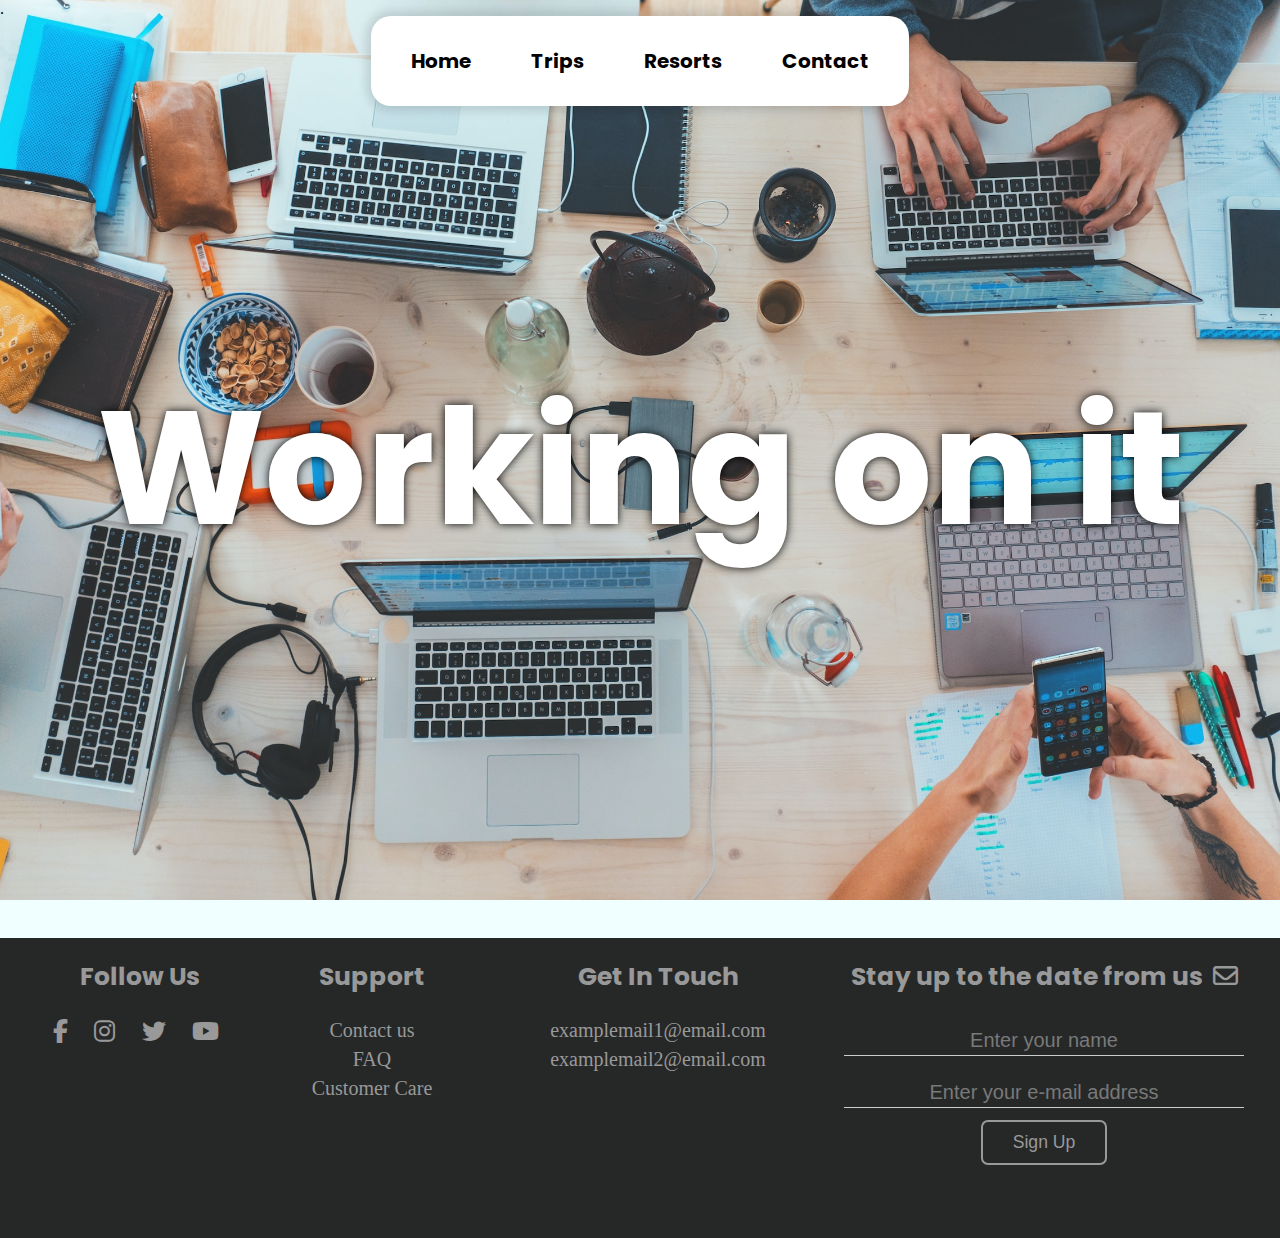
<file: work.html>
<!DOCTYPE html>
<html lang="en">

<head>
    <meta charset="UTF-8">
    <meta name="viewport" content="width=device-width, initial-scale=1.0">
    <title>Not Found</title>
    <link rel="preconnect" href="https://fonts.googleapis.com">
    <link rel="preconnect" href="https://fonts.gstatic.com" crossorigin>
    <link href="https://fonts.googleapis.com/css2?family=Poppins&display=swap" rel="stylesheet">
    <link rel="stylesheet" href="./css/navbar.css">
    <link rel="stylesheet" href="./css/location.css">
    <link rel="stylesheet" href="./css/things_to_do.css">
    <link rel="stylesheet" href="./css/home.css">
    <link rel="stylesheet" href="./css/footer.css">
    <link rel="stylesheet" href="./css/destinations.css">
    <link rel="stylesheet" href="./css/home_resorts.css">
    <link rel="stylesheet" media="screen and (max-width:1000px)" href="./css/phone.css">.
    <link rel="stylesheet" href="https://cdnjs.cloudflare.com/ajax/libs/font-awesome/6.4.0/css/all.min.css">
    <script type="module" defer src="./javascript/items.js"></script>
    <script defer src="./javascript/scroll_animation.js"></script>
    <style>
        #location_home::before {
            background: url("./assets/work.jpg") no-repeat center center/cover;
        }
    </style>
</head>

<body>
    <div id="hamburger-wrapper"></div>
    <div class="navbar_div">
        <nav id="navbar">
        </nav>
    </div>
    <section id="location_home">

        <h1 class="bold center" style="color: white; font-family: 'Poppins';
        margin: 20px;">Working on it</h1>

    </section>
</body>
<footer id="page-footer"></footer>

</html>
</file>
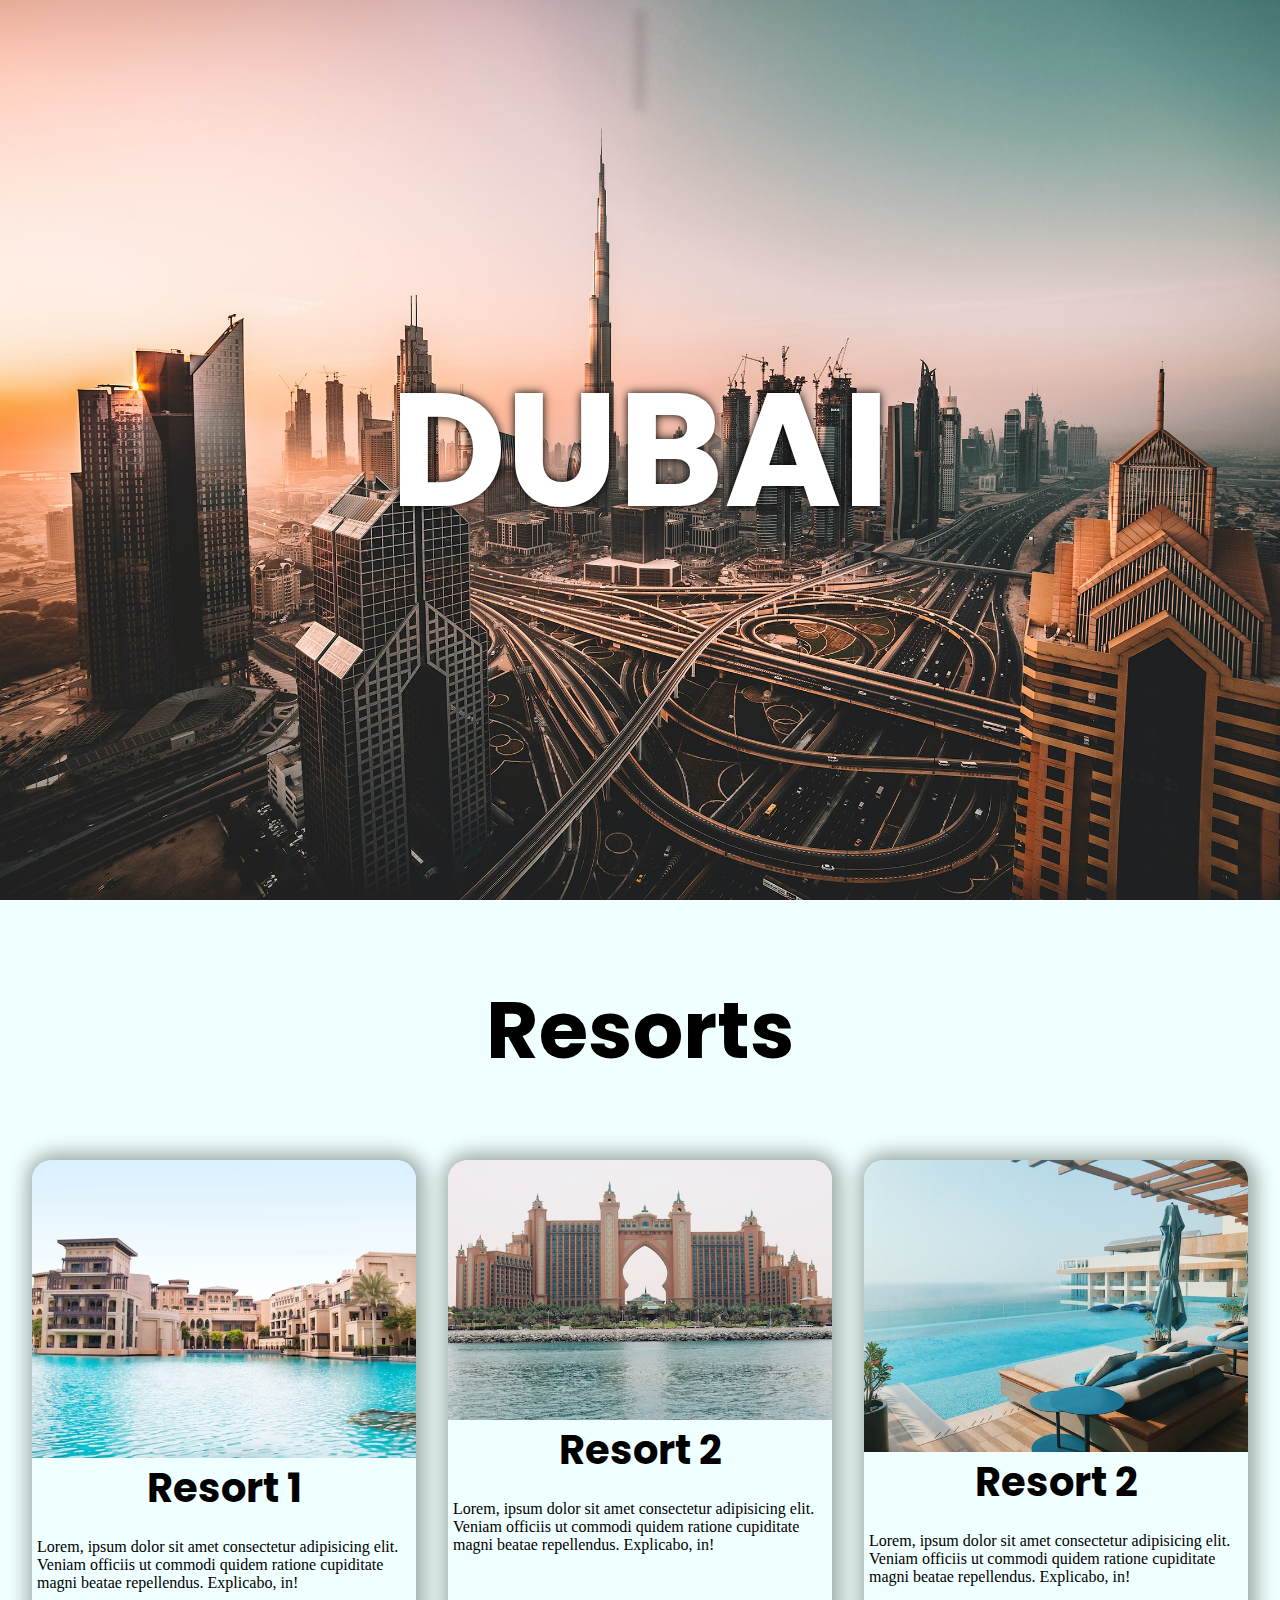
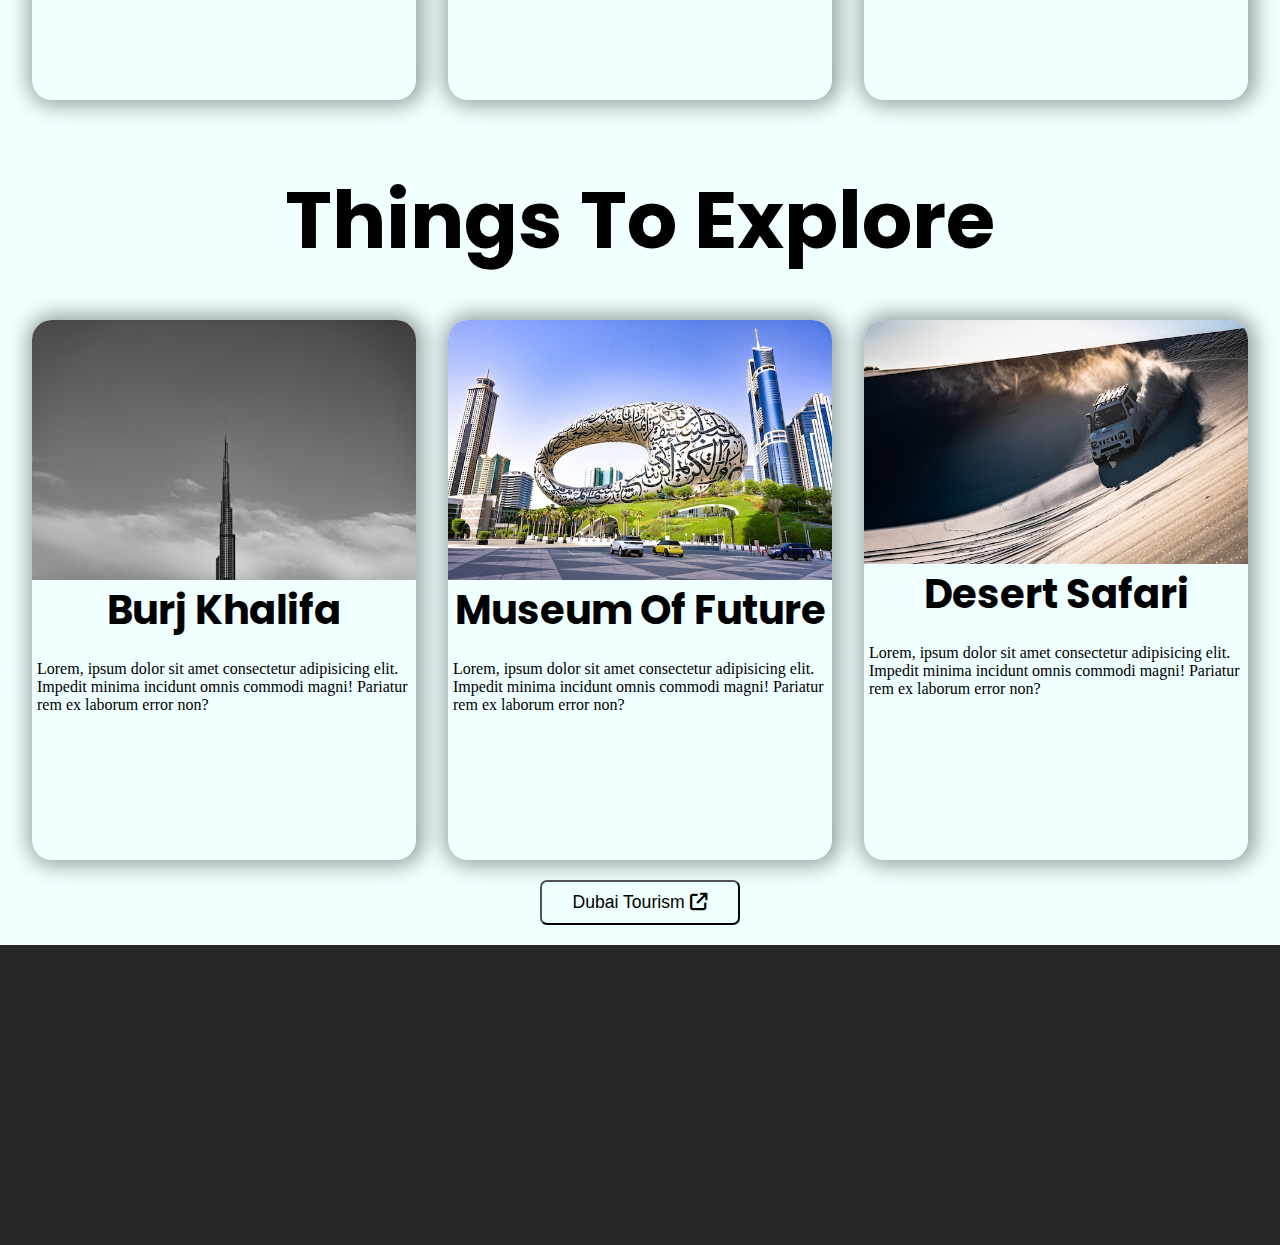
<file: html/dubai.html>
<!DOCTYPE html>
<html lang="en">

<head>
    <meta charset="UTF-8">
    <meta name="viewport" content="width=device-width, initial-scale=1.0">
    <title>Trip Manager</title>
    <link rel="preconnect" href="https://fonts.googleapis.com">
    <link rel="preconnect" href="https://fonts.gstatic.com" crossorigin>
    <link href="https://fonts.googleapis.com/css2?family=Poppins&display=swap" rel="stylesheet">
    <link rel="stylesheet" href="../css/navbar.css">
    <link rel="stylesheet" href="../css/location.css">
    <link rel="stylesheet" href="../css/things_to_do.css">
    <link rel="stylesheet" href="../css/home.css">
    <link rel="stylesheet" href="../css/footer.css">
    <link rel="stylesheet" href="../css/destinations.css">
    <link rel="stylesheet" href="../css/home_resorts.css">
    <link rel="stylesheet" media="screen and (max-width:1000px)" href="../css/phone.css">
    <link rel="stylesheet" href="https://cdnjs.cloudflare.com/ajax/libs/font-awesome/6.4.0/css/all.min.css">
    <style>
        #location_home::before{
            background: url("../assets/dubai_high_res.jpg") no-repeat center center/cover;
        }
    </style>
</head>

<body>
    <div class="navbar_div">
        <nav id="navbar">
        </nav>
    </div>
    <section id="location_home">
        
            <h1 class="bold" style="color: white; font-family: 'Poppins';">DUBAI</h1>
     
    </section>
    <section class="Resorts">
        <h1 class="large bold center" style="font-family: Poppins;">Resorts</h1>
        <div class="resorts_cards">
            <div class="card">
               <div class="class_img"><img src="../assets/dubai_resort1.jpg" alt=""></div>
                <div class="card_heading">
                    Resort 1
                </div>
                <div class="card_info">Lorem, ipsum dolor sit amet consectetur adipisicing elit. Veniam officiis ut commodi quidem ratione cupiditate magni beatae repellendus. Explicabo, in!</div>
            </div>
            <div class="card">
               <div class="class_img"><img src="../assets/dubai_resort2.jpg" alt=""></div>
                <div class="card_heading">
                    Resort 2
                </div>
                <div class="card_info">Lorem, ipsum dolor sit amet consectetur adipisicing elit. Veniam officiis ut commodi quidem ratione cupiditate magni beatae repellendus. Explicabo, in!</div>
            </div>
            <div class="card">
               <div class="class_img"><img src="../assets/dubai_resort3.jpg" alt=""></div>
                <div class="card_heading">
                    Resort 2
                </div>
                <div class="card_info">Lorem, ipsum dolor sit amet consectetur adipisicing elit. Veniam officiis ut commodi quidem ratione cupiditate magni beatae repellendus. Explicabo, in!</div>
            </div>
        </div>
    </section>
    <section id="things-to-do">
        <h1 class="large bold center" style="font-family: 'Poppins';">Things To Explore</h1>
        <div class="things-to-do-cards">
            <div class="card" onclick="location.href='https://www.burjkhalifa.ae/en/'">
                <div class="class_img"><img src="../assets/burj_khalifa.jpg" alt=""></div>
                 <div class="card_heading">
                     Burj Khalifa
                 </div>
                 <div class="card_info">Lorem, ipsum dolor sit amet consectetur adipisicing elit. Impedit minima incidunt omnis commodi magni! Pariatur rem ex laborum error non?</div>
             </div>
            <div class="card" onclick="location.href='https://museumofthefuture.ae/en'">
                <div class="class_img"><img src="../assets/museum_of_future.jpg" alt=""></div>
                 <div class="card_heading">
                     Museum Of Future
                 </div>
                 <div class="card_info">Lorem, ipsum dolor sit amet consectetur adipisicing elit. Impedit minima incidunt omnis commodi magni! Pariatur rem ex laborum error non?</div>
             </div>
            <div class="card" onclick="location.href='http://www.desertsafaridubai.com/'">
                <div class="class_img"><img src="../assets/desert_safari.jpg" alt=""></div>
                 <div class="card_heading">
                     Desert Safari
                 </div>
                 <div class="card_info">Lorem, ipsum dolor sit amet consectetur adipisicing elit. Impedit minima incidunt omnis commodi magni! Pariatur rem ex laborum error non?</div>
             </div>
        </div>
        <button class="btn" onclick="location.href='https://www.visitdubai.com/en/'">Dubai Tourism <span><i class="fa-solid fa-arrow-up-right-from-square"></i></span></button>
    </section>
</body>
<footer id="page-footer"></footer>
<script src="../javascript/items.js"></script>
</html>
</file>
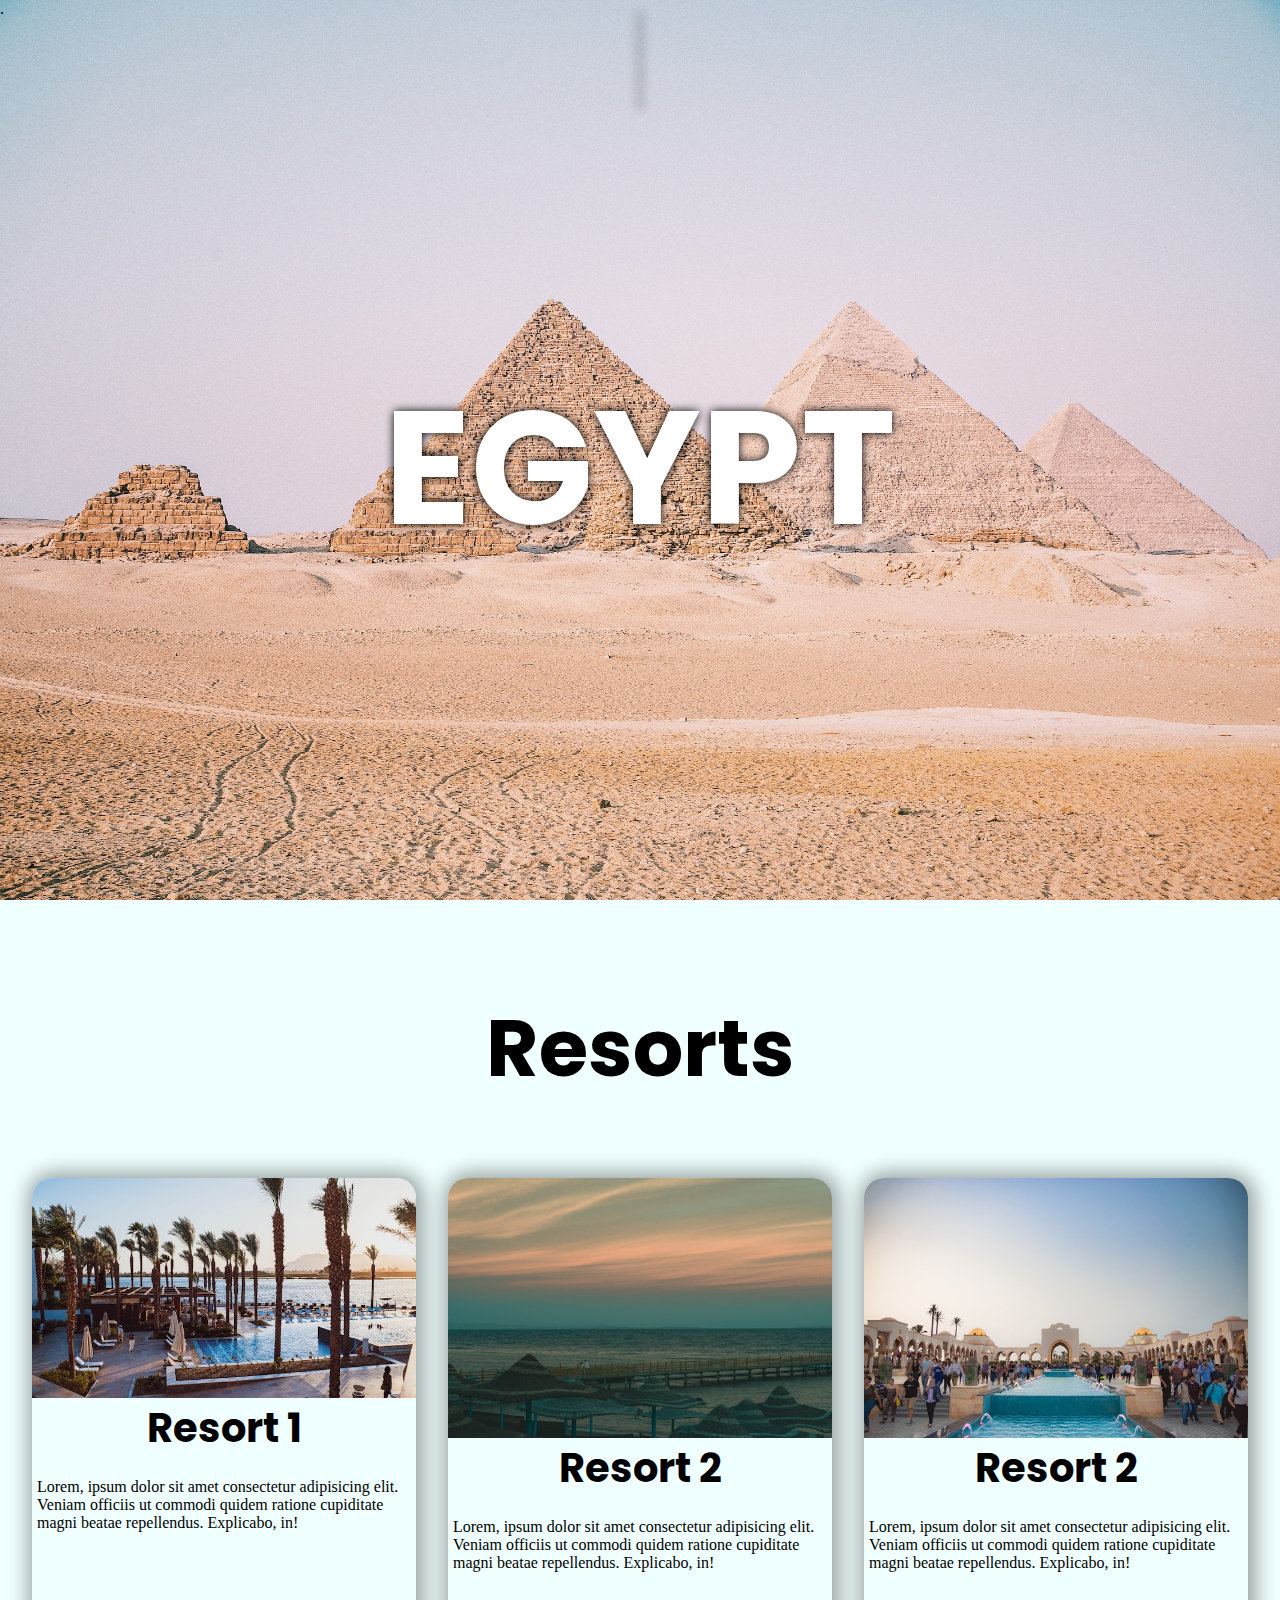
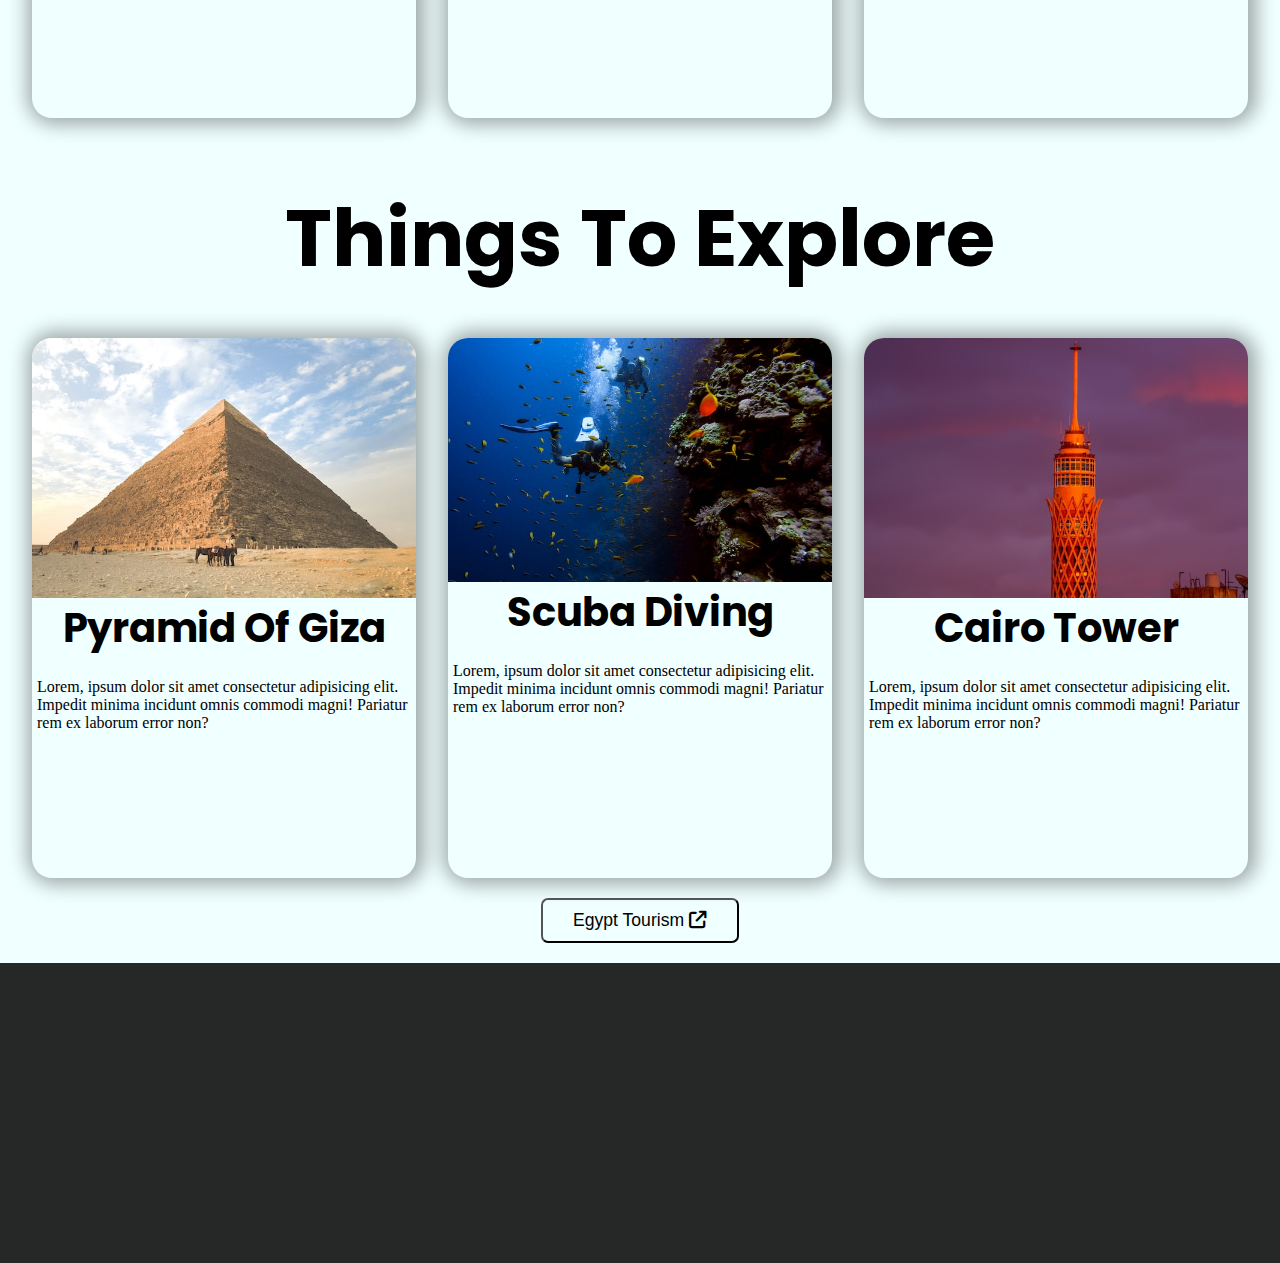
<file: html/egypt.html>
<!DOCTYPE html>
<html lang="en">

<head>
    <meta charset="UTF-8">
    <meta name="viewport" content="width=device-width, initial-scale=1.0">
    <title>Trip Manager</title>
    <link rel="preconnect" href="https://fonts.googleapis.com">
    <link rel="preconnect" href="https://fonts.gstatic.com" crossorigin>
    <link href="https://fonts.googleapis.com/css2?family=Poppins&display=swap" rel="stylesheet">
    <link rel="stylesheet" href="../css/navbar.css">
    <link rel="stylesheet" href="../css/location.css">
    <link rel="stylesheet" href="../css/things_to_do.css">
    <link rel="stylesheet" href="../css/home.css">
    <link rel="stylesheet" href="../css/footer.css">
    <link rel="stylesheet" href="../css/destinations.css">
    <link rel="stylesheet" href="../css/home_resorts.css">
    <link rel="stylesheet" media="screen and (max-width:1000px)" href="../css/phone.css">.
    <link rel="stylesheet" href="https://cdnjs.cloudflare.com/ajax/libs/font-awesome/6.4.0/css/all.min.css">
    <style>
        #location_home::before{
            background: url("../assets/egypt_high_res.jpg") no-repeat center center/cover;
        }
    </style>
</head>

<body>
    <div class="navbar_div">
        <nav id="navbar">
        </nav>
    </div>
    <section id="location_home">
        
            <h1 class="bold" style="color: white; font-family: 'Poppins';">EGYPT</h1>
     
    </section>
    <section class="Resorts">
        <h1 class="large bold center" style="font-family: Poppins;">Resorts</h1>
        <div class="resorts_cards">
            <div class="card">
               <div class="class_img"><img src="../assets/egypt_resort1.jpg" alt=""></div>
                <div class="card_heading">
                    Resort 1
                </div>
                <div class="card_info">Lorem, ipsum dolor sit amet consectetur adipisicing elit. Veniam officiis ut commodi quidem ratione cupiditate magni beatae repellendus. Explicabo, in!</div>
            </div>
            <div class="card">
               <div class="class_img"><img src="../assets/egypt_resort2.jpg" alt=""></div>
                <div class="card_heading">
                    Resort 2
                </div>
                <div class="card_info">Lorem, ipsum dolor sit amet consectetur adipisicing elit. Veniam officiis ut commodi quidem ratione cupiditate magni beatae repellendus. Explicabo, in!</div>
            </div>
            <div class="card">
               <div class="class_img"><img src="../assets/egypt_resort3.jpg" alt=""></div>
                <div class="card_heading">
                    Resort 2
                </div>
                <div class="card_info">Lorem, ipsum dolor sit amet consectetur adipisicing elit. Veniam officiis ut commodi quidem ratione cupiditate magni beatae repellendus. Explicabo, in!</div>
            </div>
        </div>
    </section>
    <section id="things-to-do">
        <h1 class="large bold center" style="font-family: 'Poppins';">Things To Explore</h1>
        <div class="things-to-do-cards">
            <div class="card" onclick="location.href='https://www.pyramid-of-giza.com/'">
                <div class="class_img"><img src="../assets/pyramid_of_giza.jpg" alt=""></div>
                 <div class="card_heading">
                    Pyramid Of Giza
                 </div>
                 <div class="card_info">Lorem, ipsum dolor sit amet consectetur adipisicing elit. Impedit minima incidunt omnis commodi magni! Pariatur rem ex laborum error non?</div>
             </div>
            <div class="card" onclick="location.href='https://www.dive-hurghada.com/'">
                <div class="class_img"><img src="../assets/scuba_diving.jpg" alt=""></div>
                 <div class="card_heading">
                     Scuba Diving
                 </div>
                 <div class="card_info">Lorem, ipsum dolor sit amet consectetur adipisicing elit. Impedit minima incidunt omnis commodi magni! Pariatur rem ex laborum error non?</div>
             </div>
            <div class="card" onclick="location.href='https://egypt.travel/en/attractions/cairo-tower'">
                <div class="class_img"><img src="../assets/cairo_tower.jpg" alt=""></div>
                 <div class="card_heading">
                    Cairo Tower
                 </div>
                 <div class="card_info">Lorem, ipsum dolor sit amet consectetur adipisicing elit. Impedit minima incidunt omnis commodi magni! Pariatur rem ex laborum error non?</div>
             </div>
        </div>
        <button class="btn" onclick="location.href='https://www.egypt.travel'">Egypt Tourism <span><i class="fa-solid fa-arrow-up-right-from-square"></i></span></button>
    </section>
</body>
<footer id="page-footer"></footer>
<script src="../javascript/items.js"></script>

</html>
</file>
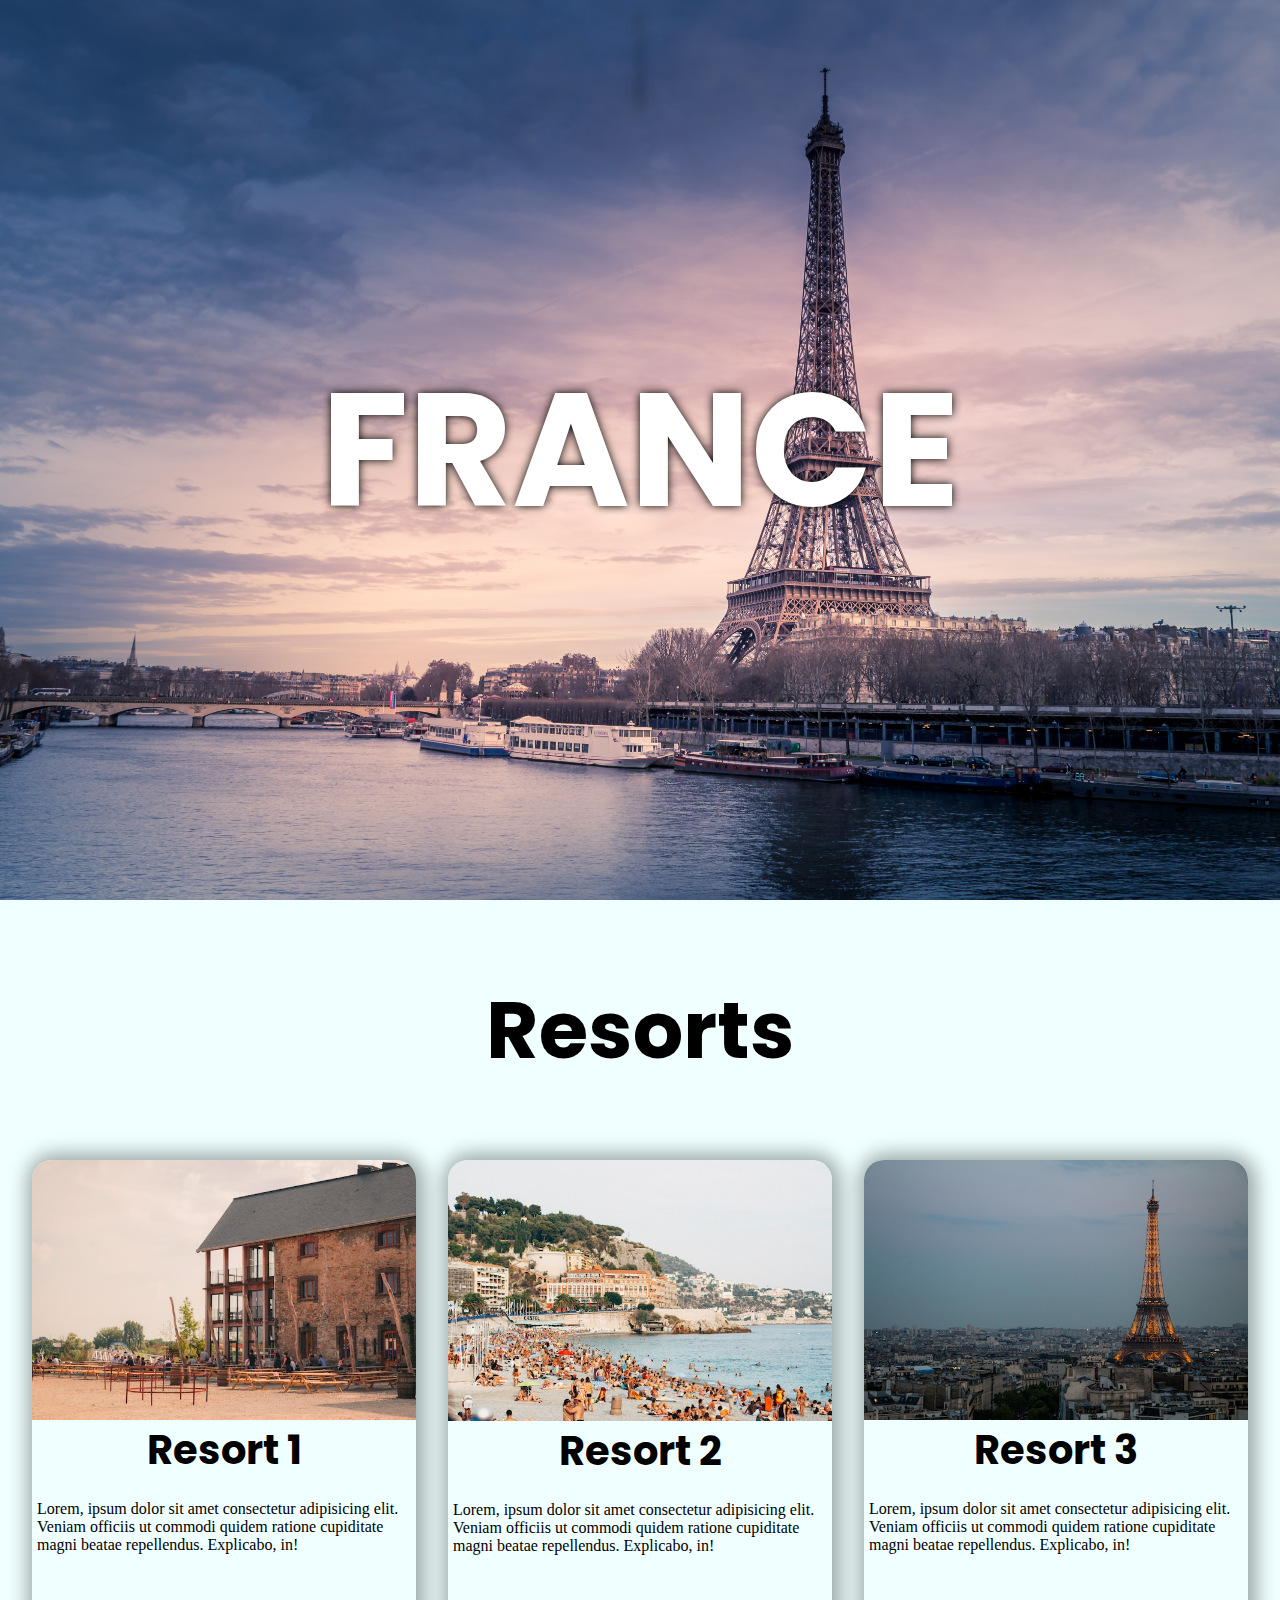
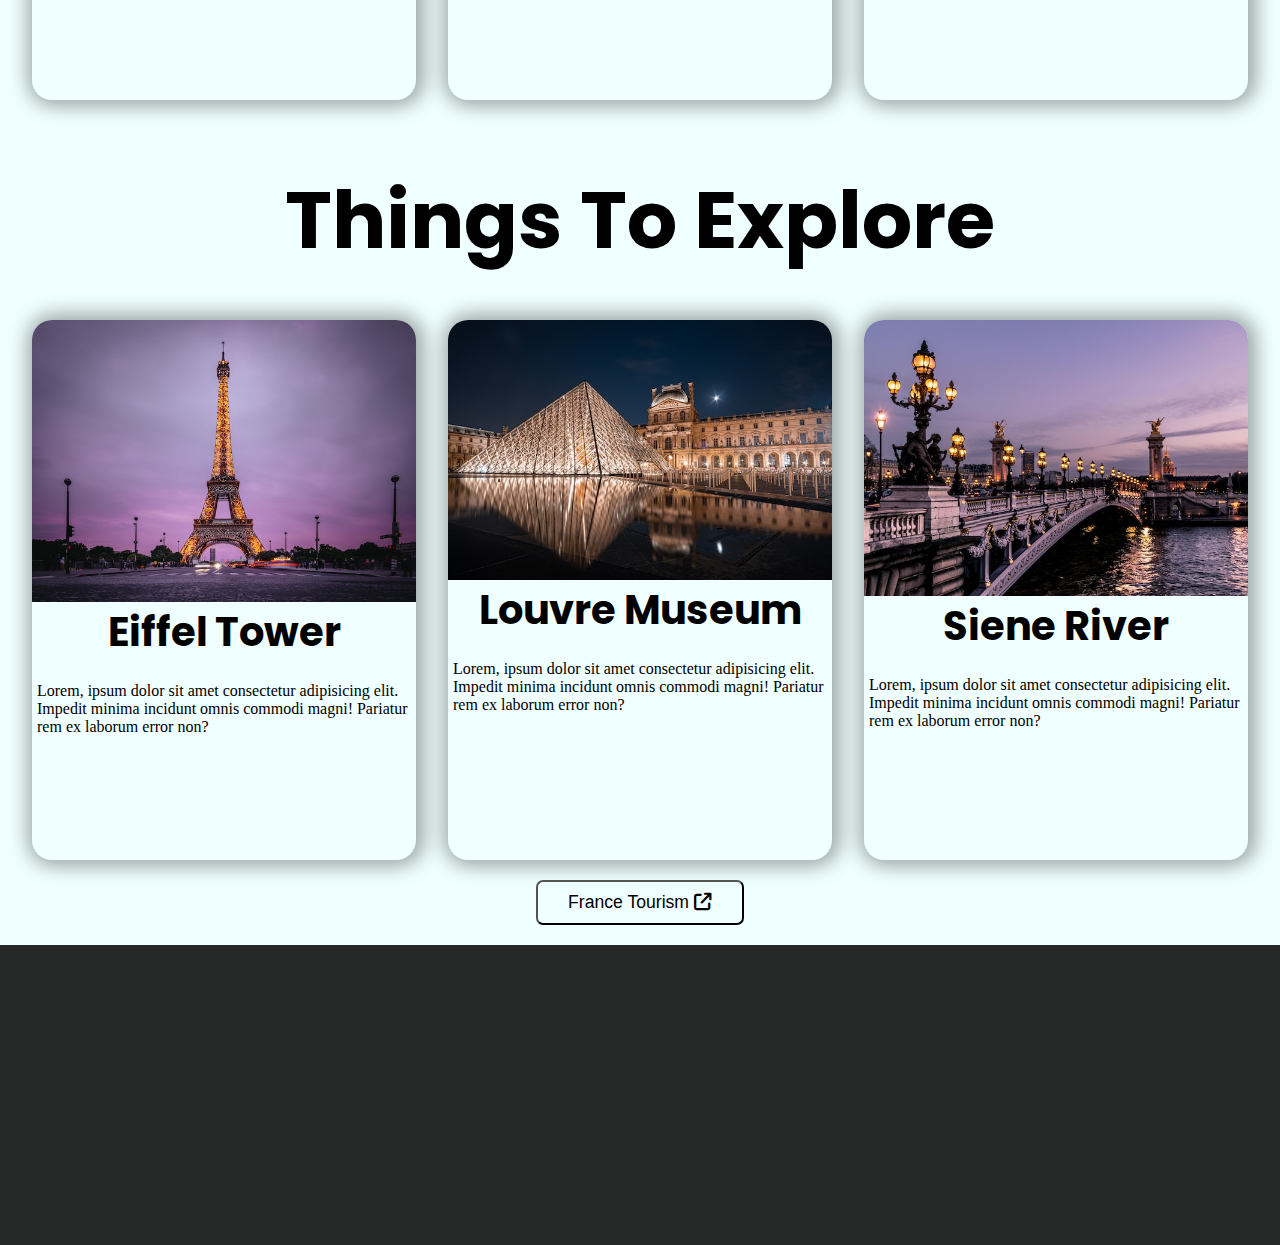
<file: html/france.html>
<!DOCTYPE html>
<html lang="en">

<head>
    <meta charset="UTF-8">
    <meta name="viewport" content="width=device-width, initial-scale=1.0">
    <title>Trip Manager</title>
    <link rel="preconnect" href="https://fonts.googleapis.com">
    <link rel="preconnect" href="https://fonts.gstatic.com" crossorigin>
    <link href="https://fonts.googleapis.com/css2?family=Poppins&display=swap" rel="stylesheet">
    <link rel="stylesheet" href="../css/navbar.css">
    <link rel="stylesheet" href="../css/location.css">
    <link rel="stylesheet" href="../css/things_to_do.css">
    <link rel="stylesheet" href="../css/home.css">
    <link rel="stylesheet" href="../css/footer.css">
    <link rel="stylesheet" href="../css/destinations.css">
    <link rel="stylesheet" href="../css/home_resorts.css">
    <link rel="stylesheet" media="screen and (max-width:1000px)" href="../css/phone.css">
    <link rel="stylesheet" href="https://cdnjs.cloudflare.com/ajax/libs/font-awesome/6.4.0/css/all.min.css">
    <style>
        #location_home::before {
            background: url("../assets/france_high_res.jpg") no-repeat center center/cover;
        }
    </style>
</head>

<body>
    <div class="navbar_div">
        <nav id="navbar">
        </nav>
    </div>
    <section id="location_home">

        <h1 class="bold" style="color: white; font-family: 'Poppins';">FRANCE</h1>

    </section>
    <section class="Resorts">
        <h1 class="large bold center" style="font-family: Poppins;">Resorts</h1>
        <div class="resorts_cards">
            <div class="card">
                <div class="class_img"><img src="../assets/france_resort1.jpg" alt=""></div>
                <div class="card_heading">
                    Resort 1
                </div>
                <div class="card_info">Lorem, ipsum dolor sit amet consectetur adipisicing elit. Veniam officiis ut
                    commodi quidem ratione cupiditate magni beatae repellendus. Explicabo, in!</div>
            </div>
            <div class="card">
                <div class="class_img"><img src="../assets/france_resort2.jpg" alt=""></div>
                <div class="card_heading">
                    Resort 2
                </div>
                <div class="card_info">Lorem, ipsum dolor sit amet consectetur adipisicing elit. Veniam officiis ut
                    commodi quidem ratione cupiditate magni beatae repellendus. Explicabo, in!</div>
            </div>
            <div class="card">
                <div class="class_img"><img src="../assets/france_resort3.jpg" alt=""></div>
                <div class="card_heading">
                    Resort 3
                </div>
                <div class="card_info">Lorem, ipsum dolor sit amet consectetur adipisicing elit. Veniam officiis ut
                    commodi quidem ratione cupiditate magni beatae repellendus. Explicabo, in!</div>
            </div>
        </div>
    </section>
    <section id="things-to-do">
        <h1 class="large bold center" style="font-family: 'Poppins';">Things To Explore</h1>
        <div class="things-to-do-cards">
            <div class="card"
                onclick="location.href='https://www.france.fr/en/paris/article/au-campagne-magazine-ef-from-paris-with-love'">
                <div class="class_img"><img src="../assets/eiffel_tower.jpg" alt=""></div>
                <div class="card_heading">
                    Eiffel Tower
                </div>
                <div class="card_info">Lorem, ipsum dolor sit amet consectetur adipisicing elit. Impedit minima incidunt
                    omnis commodi magni! Pariatur rem ex laborum error non?</div>
            </div>
            <div class="card" onclick="location.href='https://www.louvre.fr/en'">
                <div class="class_img"><img src="../assets/louvre_museum.jpg" alt=""></div>
                <div class="card_heading">
                    Louvre Museum
                </div>
                <div class="card_info">Lorem, ipsum dolor sit amet consectetur adipisicing elit. Impedit minima incidunt
                    omnis commodi magni! Pariatur rem ex laborum error non?</div>
            </div>
            <div class="card"
                onclick="location.href='https://www.parisperfect.com/plan-your-trip/things-to-see/monuments-landmarks/seine-river.php'">
                <div class="class_img"><img src="../assets/siene_river.jpg" alt=""></div>
                <div class="card_heading">
                    Siene River
                </div>
                <div class="card_info">Lorem, ipsum dolor sit amet consectetur adipisicing elit. Impedit minima incidunt
                    omnis commodi magni! Pariatur rem ex laborum error non?</div>
            </div>
        </div>
        <button class="btn" onclick="location.href='https://www.france.fr/en'">France Tourism <span><i
                    class="fa-solid fa-arrow-up-right-from-square"></i></span></button>
    </section>
</body>
<footer id="page-footer"></footer>
<script src="../javascript/items.js"></script>
</html>
</file>
<file: css/navbar.css>
* {
    margin: 0;
    padding: 0;
}

body {
    background-color: azure;
}

/* -----NAVBAR----- */
.navbar_div {
    /* border: 2px blue solid; */
    /* background-color: black; */
    display: block;
}
#hamburger-button{
    display: none;
}
#hamburger-menu{
    display: none;
}
#navbar {

    background-color: white;
    box-shadow: 0px 0px 10px 5px rgba(0, 0, 0, 0.126);
    border-radius: 20px;
    position: absolute;
    left: 0;
    right: 0;
    margin-left: auto;
    margin-right: auto;
    display: flex;
    justify-content: space-evenly;
    align-items: center;
    width:fit-content;
    height: 10%;
    margin: auto;
    top: 1em;
    z-index: 1;


}

#navbar ul {
    /* background-color: white; */
    padding: 10px;
    display: flex;
    font-family: 'Poppins';
    font-weight: bolder;
    font-size: 20px;
}

#navbar ul li {
    display: flex;
    list-style: none;

}

#navbar ul li a {
    text-decoration: none;
    color: black;
    padding: 10px 30px;
}

#navbar ul li a:hover {
    animation: zoom 0.1s ease-out;
    font-size: 1.1em;
}

#navbar ul li a::after {
    color: red;
}

@keyframes zoom {
    from {
        font-size: 20px;
    }

    to {
        font-size: 1.1em;
    }
}
</file>
<file: css/location.css>
#location_home::before {
    content: "";
    position: absolute;
    top: 0;
    left: 0;
    height: 100%;
    width: 100%;
    z-index: -1;
    opacity: 1;
}
#location_home{
    display: flex;
    flex-direction: column;
    align-items: center;
    justify-content: center;
    height: 100vh;
}
#location_home h1{
    font-size: 10rem;
    text-shadow: 0px 0px 10px black;
}
.Resorts{
    display: flex;
    flex-direction: column;
    height: 100%;
    margin: 20px 0px;
}
.Resorts>h1{
    margin: 50px 0px;
}
</file>
<file: css/things_to_do.css>
#things-to-do{
    display: flex;
    flex-direction: column;
    height: 100%;
}
#things-to-do > h1{
    margin: 20px 0px;
}
.things-to-do-cards{
    display: flex;
    flex-wrap: wrap;
    justify-content: space-evenly;
}
</file>
<file: css/home.css>
/*-----Home Section----- */
html{
    scroll-behavior: smooth;
    overflow-x:hidden;
}
.sign-up-btn-wrapper{
    display: none;
}
#home::before {
    content: "";
    position: absolute;
    background: url("../assets/bg2.jpg") no-repeat center center/cover;
    top: 0;
    left: 0;
    height: 100%;
    width: 100%;
    z-index: -1;
    opacity: 0.8;
}

#home {
    display: flex;
    flex-direction: column;
    padding: 10% 10px;
    height: 75vh;
    font-family: 'Poppins';
    justify-content: center;
    align-items: center;
}
.large{
    font-size: 5em;
}
.bold{
    font-weight: bolder;
}

 #searchbox i{
    position: absolute;
    color: black;
    font-size: 2em;
    padding: 25px;
    z-index: 3;
}
#searchbox input {
    position: relative;
    display: inline;
    border-radius: 40px;
    width: 40rem;
    height: 4em;
    text-align: left;
    padding: 0px 90px;
    font-size: 20px;
    z-index: 2;
}
#searchbox input::placeholder{
    position: relative;
    opacity: 0.5;
}


#search-results{
    position: relative;
    border: 1px solid black;
    top: -10px;
    left: 10px;
    height: fit-content;
    z-index: 0;
    display: flex;
    display: none;
    flex-direction: column;
    background-color: white;
    width: 50rem;
    border-radius: 0px 0px 40px 40px;
    align-items: center;

}
.search-result-div{
    display: flex;
    justify-content: center;
    align-items: center;
    border-radius: 0px 0px 40px 40px;
    margin-top: 10px;
    width: 100%;
    font-weight: bold;
    font-size: 1.5rem;
    height: 50px;
}
.search-result-div a{
    text-decoration: none;
    color: black;
}
.search-result-div:hover{
    background-color: rgb(225, 225, 225);
    border-radius: 0px;
    cursor: pointer;
}
.search-result-div:last-child:hover{
    border-radius: 0px 0px 40px 40px;
}

.no-hover:hover{
    background-color: white;
}

.btn{
    font-size: 1.1rem;
    display: block;
    padding: 10px 30px;
    color: black;
    background-color: transparent;
    border-radius: 7px;
    margin: auto;
    margin-top: 0px;
    transition: transform 0.2s;
}
.btn:hover{
    cursor: pointer;
    transform: scale(1.02);
}
.btn:active{
    transform: scale(0.9);
}
.no-border{
    border-radius: 0px;
}
</file>
<file: css/footer.css>
#page-footer {
    margin-top: 20px;
    display: flex;
    flex-wrap: wrap;
    justify-content: space-evenly;
    align-items: flex-start;
    background-color: rgba(0, 0, 0, 0.845);
    min-height:300px;
    height: fit-content;
    color: #999999;
}

.footer-heading {
    font-size: 25px;
    font-family: 'Poppins';
    margin: 20px 0px;
}

.footer-link {
    text-decoration: none;
    color: #999999;
    margin: 3px;
    font-size: 20px;
}

.footer-link:hover {
    color: white;
}

.footer-list {
    display: flex;
    flex-direction: column;
    list-style: none;
}
.wrapper-social-media-links{
    display: flex;
    flex-direction: column;
}
.social-media-links {
    display: flex;
    justify-content: space-evenly;
}

.social-media-icon {
    margin: 0px 7px;
    color: #999999;
    font-size: 1.5rem;
}

.social-media-icon:hover {
    color: white;
}

.signup {
    display: flex;
    flex-direction: column;

}
.footer-btn{
    color: #999999;
    border: 2px solid #999999;

}
.footer-email-input {
    color: white;
    background-color: transparent;
    border: none;
    box-sizing: border-box;
    height: 30px;
    border-bottom: 1px solid #CCC;
    font-size: 20px;
    margin: 10px 0px;
    width: 400px;
    &:focus {
        outline: none;
    }
}

.footer-email-input::-webkit-input-placeholder {
    color: #797979;
}

.footer-email-input:focus::-webkit-input-placeholder {
    display: none;
}
.footer-email-input:focus+.animated-underline{
    transform: scale(1);
}

.animated-underline{
    background-color: white;
    display: inline-block;
    height: 2px;
    position: relative;
    top: -10px;
    -webkit-transform: scale(0,1);
    transform: scale(0,1);
    -webkit-transition: all 0.2s linear;
    transition: all 0.2s linear;
}
</file>
<file: css/destinations.css>
#destination_cards, .resorts_cards {
    display: flex;
    flex-wrap: wrap;
    justify-content: space-evenly;
    align-items: center;
    height: 100%;
}

.center {
    text-align: center;
    display: flex;
    justify-content: center;
}

.card {
    display: flex;
    flex-direction: column;
    height: 540px;
    width: 30%;
    box-shadow: 2px 0px 20px 6px rgba(0, 0, 0, 0.356);
    border-radius: 20px;
    max-width: 500px;
    min-width: 375px;
    margin: 20px 0px;
    transition: transform .2s;
}
.left-card{
    opacity: 0;
    transform: translateX(-20%);
    transition: opacity 1000ms, transform 1000ms;
}
.mid-card{
    opacity: 0;
    transform: translateY(20%);
    transition: opacity 1000ms, transform 1000ms;
}
.right-card{
    opacity:0;
    transform: translatex(20%);
    transition: opacity 1000ms, transform 1000ms;

}
.show{
    transform: translateX(0);
    transform: translateY(0);
    opacity: 1;
}
.card img {
    width: 100%;
    height: 100%;
    border-radius: 20px 20px 0px 0px;
}

.card .card_heading {
    display: flex;
    justify-content: center;
    font-family: 'Poppins';
    font-weight: bolder;
    font-size: 2.5rem;
    padding: 0px ;
}

.card .card_info {
    padding: 0px 5px;
    margin: 20px 0px;
}

.card:hover {
    cursor: pointer;
    scale: 1.05;
    animation: card-zoom 0.1s ease-out;
}

@keyframes card-zoom{
    from{
        scale:1;
    }
    to{
        scale: 1.05;
    }
}
</file>
<file: css/home_resorts.css>
#home_resorts{
    display: flex;
    flex-direction: column;
    margin: 50px 0px;
    /* height: 100vh; */
    max-height: 100%;
}
.home_resorts_cards{
    display: flex;
    flex-wrap: wrap;
    justify-content: space-evenly;
}.card_sub_heading{
    margin: 0px 0px;
    font-size: 1.5rem;
    font-family: 'Poppins';
}
</file>
<file: css/phone.css>
/* NAVBAR */
.navbar_div{
    display: none;
}
.sign-up-btn-wrapper{
    display: block;
    position: absolute;
    right: 0px;
    top: 0px;
}
.sign-up-btn{
    background: transparent;
    border: 2px solid white;
    font-size: 20px;
    padding: 5px;
    margin: 15px 5px;
    border-radius: 10px;
    color: white;

}
#hamburger-button{
    display:block;
    position: absolute;
    background-color: transparent;
    font-size: 40px;
    border: none;
    color: white;
    margin: 10px 10px;
}
#xmark-button{
    position: absolute;
    top: 10px;
    left: 10px;
    display: block;
    cursor: pointer;
    background-color: transparent;
    font-size: 40px;
    border: none;
    color: black;
    margin: 10px 10px;
}
#hamburger-menu{
    display: flex;
    position: absolute;
    top: 0;
    justify-content: center;
    width: 100%;
    background-color: white;
    z-index: 2;
    transform: translateY(-100%);
    transition: transform 500ms;
}

#hamburger-menu li{
    margin: 10px 50px;
    list-style: none;
    text-align: center;

}
#hamburger-menu a{
    font-weight: bold;
    font-size: 2rem;
    font-family: 'Poppins';
    text-decoration: none;
    color: black;
    
}
.underline{
    background-color: rgb(135, 135, 135);
    display:block;
    margin: auto;
    position: relative;
    height: 1px;
    width: 150px;
}
/* Home Screen */
#home::before{
    height: 75%;
}
#home{
    height: 75vh;
}
.large{
    font-size: 3rem;
}
#searchbox i{
    font-size: 1em;
    padding: 18px;
}
#searchbox  input{
    font-size: 1em;
    width: auto;
    height: 3em;
    padding: 0px 45px;
}
#search-results{
    width: 275px;
}
.search-result-div{
    display: flex;
    justify-content: center;
    align-items: center;
    border-radius: 0px 0px 40px 40px;
    margin-top: 5px;
    width: 100%;
    font-weight: bold;
    font-size: 1rem;
    height: 40px;
}

/* CARDS */
.card{
    flex-direction: row;
    justify-content: space-between;
    width: auto;
    min-width: 320px;
    height: 100px;
    transition: opacity 1500ms, transform 1500ms;

}
.card:hover{
    transform: none;
}
.card img{
    width: 150px;
    height: 100px;
    border-radius: 20px 0px 0px 20px;
}
.card_info{
    display:none;
}
.card  .card_heading{
    display: block;
    margin: auto;
    padding: 0px;
    font-size: 1.5rem;
}
.card  .card_sub_heading{
    display: none;
}
.resort-location h2{
    margin: 0px;
    font-size: 1.5rem;
}
.card-description{
    margin: auto;
}
/* Footer */
#page-footer{
    flex-direction: column;
    align-items: center;
}
.social-media-links{
    justify-content: space-between;
}
.signup > .btn{
    margin: 30px auto;
}
.signup > h6{
    font-size: 1rem;
    margin-top: 50px;
    margin-bottom: 20px;
}
.footer-email-input{
    display: block;
    margin: auto;
    width: 300px;
}
.animated-underline{
    height: 2px;
    top: 0px;
}
/* Destinations Page */

#location_home h1{
    font-size: 4rem;
}
.things-to-do-cards{
    flex-direction: column;
    align-items: center;
}
</file>
